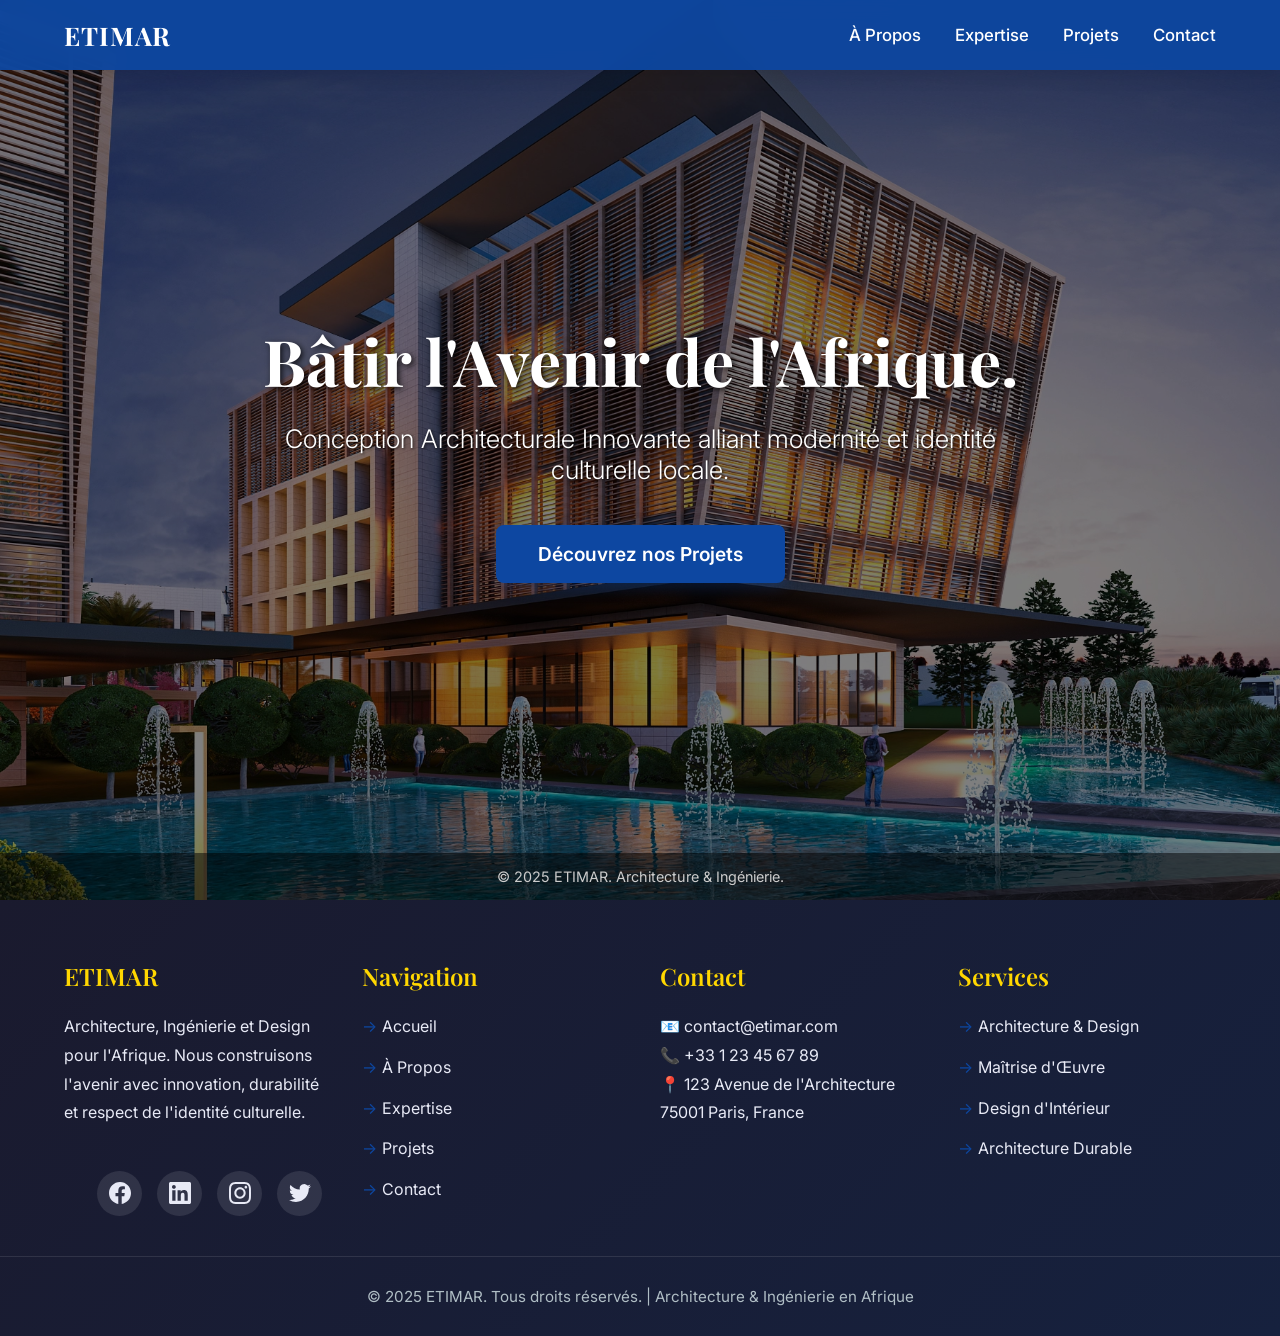
<file: index.html>
<!DOCTYPE html>
<html lang="fr">
<head>
    <meta charset="UTF-8">
    <meta name="viewport" content="width=device-width, initial-scale=1.0">
    <title>ETIMAR | Architecture, Ingénierie</title>
    <link rel="preconnect" href="https://fonts.googleapis.com">
    <link rel="preconnect" href="https://fonts.gstatic.com" crossorigin>
    <link href="https://fonts.googleapis.com/css2?family=Inter:wght@300;400;500;600;700;800&family=Playfair+Display:wght@400;600;700&display=swap" rel="stylesheet">
    <style>
        /* ------------------------------------------- */
        /* BASE & GÉNÉRAL */
        /* ------------------------------------------- */
        * {
            margin: 0;
            padding: 0;
            box-sizing: border-box;
        }
		

        html {
            scroll-behavior: smooth;
        }

        body {
            font-family: 'Inter', -apple-system, BlinkMacSystemFont, 'Segoe UI', sans-serif;
            margin: 0;
            padding: 0;
            color: #1a1a2e;
        }

        h1, h2, h3 {
            font-family: 'Playfair Display', serif;
        }

        /* ------------------------------------------- */
        /* NAVIGATION BARRE */
        /* ------------------------------------------- */
        .navbar {
            position: fixed;
            top: 0;
            left: 0;
            width: 100%;
            background: rgba(13, 71, 161, 0.95);
            backdrop-filter: blur(10px);
            padding: 18px 0;
            z-index: 1000;
            transition: all 0.3s ease;
            box-shadow: 0 2px 20px rgba(0, 0, 0, 0.1);
        }

        .navbar.scrolled {
            background: rgba(13, 71, 161, 0.98);
            padding: 12px 0;
            box-shadow: 0 4px 30px rgba(0, 0, 0, 0.15);
        }

        .navbar-container {
            width: 90%;
            max-width: 1200px;
            margin: 0 auto;
            display: flex;
            justify-content: space-between;
            align-items: center;
        }

        .logo {
            font-size: 1.6em;
            font-weight: 700;
            color: white;
            text-decoration: none;
            font-family: 'Playfair Display', serif;
            letter-spacing: 1px;
            transition: transform 0.3s ease;
        }

        .logo:hover {
            transform: scale(1.05);
        }

        .nav-links a {
            color: white;
            text-decoration: none;
            margin-left: 30px;
            font-size: 1.05em;
            font-weight: 500;
            transition: all 0.3s ease;
            position: relative;
            padding: 5px 0;
        }

        .nav-links a::after {
            content: '';
            position: absolute;
            bottom: 0;
            left: 0;
            width: 0;
            height: 2px;
            background-color: #ffd700;
            transition: width 0.3s ease;
        }

        .nav-links a:hover {
            color: #ffd700;
        }

        .nav-links a:hover::after {
            width: 100%;
        }

        /* ------------------------------------------- */
        /* MENU BURGER (Mobile/Tablette) */
        /* ------------------------------------------- */
        .burger-menu {
            display: none; /* Caché par défaut */
            cursor: pointer;
            padding: 5px;
        }

        .bar {
            width: 25px;
            height: 3px;
            background-color: white;
            margin: 5px 0;
            transition: 0.4s;
        }
        
        /* Styles pour l'état ouvert du burger (Rotation des barres) */
        .burger-menu.open .bar:nth-child(1) {
            transform: translateY(8px) rotate(45deg);
        }

        .burger-menu.open .bar:nth-child(2) {
            opacity: 0;
        }

        .burger-menu.open .bar:nth-child(3) {
            transform: translateY(-8px) rotate(-45deg);
        }

        /* ------------------------------------------- */
        /* SLIDER PLEIN ÉCRAN (HERO) */
        /* ------------------------------------------- */
        .fullscreen-slider {
            position: relative;
            width: 100%;
            height: 100vh;
            overflow: hidden;
        }
        
        .slide {
            position: absolute;
            top: 0;
            left: 0;
            width: 100%;
            height: 100%;
            background-size: cover;
            background-position: center;
            opacity: 0;
            transition: opacity 1.5s ease-in-out;
            display: flex;
            align-items: center;
            justify-content: center;
        }

        .slide.active {
            opacity: 1;
        }
        
        .slide::before {
            content: '';
            position: absolute;
            top: 0;
            left: 0;
            right: 0;
            bottom: 0;
            background: rgba(0, 0, 0, 0.5); /* Overlay sombre pour lisibilité */
        }
        
        /* Contenu principal sur le slider */
        .hero-content {
            z-index: 10;
            color: white;
            text-align: center;
            max-width: 800px;
            padding: 20px;
        }

        .hero-content h1 {
            font-size: 4em;
            margin-bottom: 20px;
            text-shadow: 2px 2px 6px rgba(0, 0, 0, 0.8);
        }

        .hero-content p {
            font-size: 1.6em;
            margin-bottom: 40px;
            font-weight: 300;
            text-shadow: 1px 1px 3px rgba(0, 0, 0, 0.7);
        }

        .btn {
            display: inline-block;
            padding: 15px 40px;
            background-color: #0d47a1;
            color: white;
            text-decoration: none;
            border-radius: 8px;
            font-weight: 600;
            font-size: 1.2em;
            transition: all 0.3s ease;
            border: 2px solid #0d47a1;
            box-shadow: 0 4px 15px rgba(13, 71, 161, 0.3);
        }

        .btn:hover {
            background-color: #1565c0;
            transform: translateY(-2px) scale(1.05);
            box-shadow: 0 6px 20px rgba(13, 71, 161, 0.4);
        }
        
        /* FOOTER DANS LE SLIDER (Ancien) */
        .slider-footer {
            position: absolute;
            bottom: 0;
            left: 0;
            width: 100%;
            text-align: center;
            padding: 15px;
            background: rgba(0, 0, 0, 0.5);
            color: #ccc;
            z-index: 10;
            font-size: 0.9em;
        }

        /* FOOTER PRINCIPAL */
        footer {
            background: linear-gradient(135deg, #1a1a2e 0%, #16213e 100%);
            color: #ffffff;
            padding: 60px 0 30px;
            position: relative;
            z-index: 100;
        }

        .footer-container {
            width: 90%;
            max-width: 1200px;
            margin: 0 auto;
            display: grid;
            grid-template-columns: repeat(auto-fit, minmax(250px, 1fr));
            gap: 40px;
            margin-bottom: 40px;
        }

        .footer-section h3 {
            font-family: 'Playfair Display', serif;
            font-size: 1.5em;
            margin-bottom: 20px;
            color: #ffd700;
            font-weight: 600;
        }

        .footer-section p,
        .footer-section a {
            color: #e8eaf6;
            text-decoration: none;
            line-height: 1.8;
            transition: color 0.3s ease;
        }

        .footer-section a:hover {
            color: #ffd700;
        }

        .footer-links {
            list-style: none;
            padding: 0;
        }

        .footer-links li {
            margin-bottom: 12px;
        }

        .footer-links a {
            display: inline-block;
            position: relative;
            padding-left: 20px;
        }

        .footer-links a::before {
            content: '→';
            position: absolute;
            left: 0;
            color: #0d47a1;
            transition: transform 0.3s ease;
        }

        .footer-links a:hover::before {
            transform: translateX(5px);
            color: #ffd700;
        }

        .footer-section:first-child {
            display: flex;
            flex-direction: column;
            justify-content: space-between;
        }

        .footer-social {
            display: flex;
            gap: 15px;
            margin-top: auto;
            align-self: flex-end;
        }

        .footer-social a {
            width: 45px;
            height: 45px;
            background: rgba(255, 255, 255, 0.1);
            border-radius: 50%;
            display: flex;
            align-items: center;
            justify-content: center;
            transition: all 0.3s ease;
            position: relative;
        }

        .footer-social a svg {
            width: 22px;
            height: 22px;
            fill: #e8eaf6;
            transition: fill 0.3s ease;
        }

        .footer-social a:hover {
            background: #0d47a1;
            transform: translateY(-3px);
            box-shadow: 0 4px 15px rgba(13, 71, 161, 0.4);
        }

        .footer-social a:hover svg {
            fill: #ffffff;
        }

        .footer-bottom {
            border-top: 1px solid rgba(255, 255, 255, 0.1);
            padding-top: 30px;
            text-align: center;
            color: #b0bec5;
            font-size: 0.95em;
        }

        .footer-bottom p {
            margin: 0;
        }

        /* ------------------------------------------- */
        /* MEDIA QUERIES (Responsive Design) */
        /* ------------------------------------------- */

        /* Écrans de Tablette et Mobile (Max 992px) */
        @media (max-width: 992px) {
            
            /* Afficher le menu burger et masquer les liens normaux */
            .burger-menu {
                display: block;
            }
            
            .nav-links {
                /* Menu caché par défaut */
                display: none;
                flex-direction: column;
                position: absolute;
                top: 70px;
                right: 0;
                width: 100%;
                background: rgba(13, 71, 161, 0.98);
                backdrop-filter: blur(10px);
                text-align: center;
                padding: 20px 0;
                box-shadow: 0 4px 20px rgba(0, 0, 0, 0.2);
            }

            /* Afficher le menu lorsque la classe 'open' est ajoutée par JS */
            .nav-links.open {
                display: flex;
            }

            .nav-links a {
                margin: 12px 0;
                padding: 12px 0;
                border-bottom: 1px solid rgba(255, 255, 255, 0.1);
            }
            
            /* Contenu principal */
            .hero-content h1 {
                font-size: 3em;
            }
            
            .hero-content p {
                font-size: 1.4em;
            }
        }
        
        /* Écrans Mobiles (Max 576px) */
        @media (max-width: 576px) {
            .hero-content h1 {
                font-size: 2.2em;
            }
            .hero-content p {
                font-size: 1.1em;
            }
            .btn {
                padding: 10px 20px;
                font-size: 1em;
            }
            .logo {
                font-size: 1.3em;
            }
            footer {
                padding: 40px 0 20px;
            }
            .footer-container {
                grid-template-columns: 1fr;
                gap: 30px;
            }
            .footer-social {
                align-self: flex-start;
                margin-top: 20px;
            }
            .navbar-container {
                width: 95%;
            }
        }

        @media (max-width: 480px) {
            .hero-content h1 {
                font-size: 1.8em;
            }
            .hero-content p {
                font-size: 1em;
            }
            .btn {
                padding: 12px 25px;
                font-size: 0.95em;
            }
        }

        /* Très grands écrans */
        @media (min-width: 1400px) {
            .navbar-container {
                max-width: 1300px;
            }
            .hero-content {
                max-width: 900px;
            }
            .hero-content h1 {
                font-size: 4.5em;
            }
        }

        /* Tablettes en mode paysage */
        @media (min-width: 768px) and (max-width: 992px) and (orientation: landscape) {
            .hero-content h1 {
                font-size: 3.5em;
            }
            .hero-content p {
                font-size: 1.5em;
            }
        }

        /* Optimisation pour les écrans tactiles */
        @media (hover: none) and (pointer: coarse) {
            .nav-links a,
            .btn {
                min-height: 44px;
                min-width: 44px;
            }
        }
    </style>
</head>
<body>

    <nav class="navbar">
        <div class="navbar-container">
            <a href="index.html" class="logo">ETIMAR</a>
            
            <div class="burger-menu" id="burger">
                <div class="bar"></div>
                <div class="bar"></div>
                <div class="bar"></div>
            </div>
            
            <div class="nav-links" id="navLinks">
		<a href="apropos.html">À Propos</a>
                <a href="expertise.html">Expertise</a>
		<a href="projets.html">Projets</a>
                
                <a href="contact.html">Contact</a>
            </div>
        </div>
    </nav>

    <div class="fullscreen-slider">
        
        <div class="slide active" style="background-image: url('RENDER-_9_.webp');">
            <div class="hero-content">
                <h1>Bâtir l'Avenir de l'Afrique.</h1>
                <p>Conception Architecturale Innovante alliant modernité et identité culturelle locale.</p>
                <a href="expertise.html" class="btn">Découvrez nos Projets</a>
            </div>
        </div>

        <div class="slide" style="background-image: url('RENDER-_1_.webp');">
            <div class="hero-content">
                <h1>L'Excellence au Service du Durable.</h1>
                <p>Solutions Bioclimatiques pour des bâtiments à faible coût énergétique et à impact social positif.</p>
                <a href="expertise.html" class="btn">Nos Solutions Durables</a>
            </div>
        </div>

        <div class="slide" style="background-image: url('RENDER-_6_.webp');">
            <div class="hero-content">
                <h1>Maîtrise d'Œuvre Intégrale.</h1>
                <p>Supervision rigoureuse de chantier, gestion technique et coordination de A à Z.</p>
                <a href="apropos.html" class="btn">Rencontrez l'Équipe</a>
            </div>
        </div>

        <div class="slider-footer">
            <div class="navbar-container" style="justify-content: center;">
                &copy; 2025 ETIMAR. Architecture & Ingénierie.
            </div>
        </div>
        
    </div>

    <footer>
        <div class="footer-container">
            <div class="footer-section">
                <h3>ETIMAR</h3>
                <p>Architecture, Ingénierie et Design pour l'Afrique. Nous construisons l'avenir avec innovation, durabilité et respect de l'identité culturelle.</p>
                <div class="footer-social">
                    <a href="#" title="Facebook" target="_blank" rel="noopener noreferrer">
                        <svg xmlns="http://www.w3.org/2000/svg" viewBox="0 0 24 24">
                            <path d="M24 12.073c0-6.627-5.373-12-12-12s-12 5.373-12 12c0 5.99 4.388 10.954 10.125 11.854v-8.385H7.078v-3.47h3.047V9.43c0-3.007 1.792-4.669 4.533-4.669 1.312 0 2.686.235 2.686.235v2.953H15.83c-1.491 0-1.956.925-1.956 1.874v2.25h3.328l-.532 3.47h-2.796v8.385C19.612 23.027 24 18.062 24 12.073z"/>
                        </svg>
                    </a>
                    <a href="#" title="LinkedIn" target="_blank" rel="noopener noreferrer">
                        <svg xmlns="http://www.w3.org/2000/svg" viewBox="0 0 24 24">
                            <path d="M20.447 20.452h-3.554v-5.569c0-1.328-.027-3.037-1.852-3.037-1.853 0-2.136 1.445-2.136 2.939v5.667H9.351V9h3.414v1.561h.046c.477-.9 1.637-1.85 3.37-1.85 3.601 0 4.267 2.37 4.267 5.455v6.286zM5.337 7.433c-1.144 0-2.063-.926-2.063-2.065 0-1.138.92-2.063 2.063-2.063 1.14 0 2.064.925 2.064 2.063 0 1.139-.925 2.065-2.064 2.065zm1.782 13.019H3.555V9h3.564v11.452zM22.225 0H1.771C.792 0 0 .774 0 1.729v20.542C0 23.227.792 24 1.771 24h20.451C23.2 24 24 23.227 24 22.271V1.729C24 .774 23.2 0 22.222 0h.003z"/>
                        </svg>
                    </a>
                    <a href="#" title="Instagram" target="_blank" rel="noopener noreferrer">
                        <svg xmlns="http://www.w3.org/2000/svg" viewBox="0 0 24 24">
                            <path d="M12 2.163c3.204 0 3.584.012 4.85.07 3.252.148 4.771 1.691 4.919 4.919.058 1.265.069 1.645.069 4.849 0 3.205-.012 3.584-.069 4.849-.149 3.225-1.664 4.771-4.919 4.919-1.266.058-1.644.07-4.85.07-3.204 0-3.584-.012-4.849-.07-3.26-.149-4.771-1.699-4.919-4.92-.058-1.265-.07-1.644-.07-4.849 0-3.204.013-3.583.07-4.849.149-3.227 1.664-4.771 4.919-4.919 1.266-.057 1.645-.069 4.849-.069zm0-2.163c-3.259 0-3.667.014-4.947.072-4.358.2-6.78 2.618-6.98 6.98-.059 1.281-.073 1.689-.073 4.948 0 3.259.014 3.668.072 4.948.2 4.358 2.618 6.78 6.98 6.98 1.281.058 1.689.072 4.948.072 3.259 0 3.668-.014 4.948-.072 4.354-.2 6.782-2.618 6.979-6.98.059-1.28.073-1.689.073-4.948 0-3.259-.014-3.667-.072-4.947-.196-4.354-2.617-6.78-6.979-6.98-1.281-.059-1.69-.073-4.949-.073zm0 5.838c-3.403 0-6.162 2.759-6.162 6.162s2.759 6.163 6.162 6.163 6.162-2.759 6.162-6.163c0-3.403-2.759-6.162-6.162-6.162zm0 10.162c-2.209 0-4-1.79-4-4 0-2.209 1.791-4 4-4s4 1.791 4 4c0 2.21-1.791 4-4 4zm6.406-11.845c-.796 0-1.441.645-1.441 1.44s.645 1.44 1.441 1.44c.795 0 1.439-.645 1.439-1.44s-.644-1.44-1.439-1.44z"/>
                        </svg>
                    </a>
                    <a href="#" title="Twitter" target="_blank" rel="noopener noreferrer">
                        <svg xmlns="http://www.w3.org/2000/svg" viewBox="0 0 24 24">
                            <path d="M23.953 4.57a10 10 0 01-2.825.775 4.958 4.958 0 002.163-2.723c-.951.555-2.005.959-3.127 1.184a4.92 4.92 0 00-8.384 4.482C7.69 8.095 4.067 6.13 1.64 3.162a4.822 4.822 0 00-.666 2.475c0 1.71.87 3.213 2.188 4.096a4.904 4.904 0 01-2.228-.616v.06a4.923 4.923 0 003.946 4.827 4.996 4.996 0 01-2.212.085 4.936 4.936 0 004.604 3.417 9.867 9.867 0 01-6.102 2.105c-.39 0-.779-.023-1.17-.067a13.995 13.995 0 007.557 2.209c9.053 0 13.998-7.496 13.998-13.985 0-.21 0-.42-.015-.63A9.935 9.935 0 0024 4.59z"/>
                        </svg>
                    </a>
                </div>
            </div>

            <div class="footer-section">
                <h3>Navigation</h3>
                <ul class="footer-links">
                    <li><a href="indexdave.html">Accueil</a></li>
                    <li><a href="apropos.html">À Propos</a></li>
                    <li><a href="expertise.html">Expertise</a></li>
                    <li><a href="projets.html">Projets</a></li>
                    <li><a href="contact.html">Contact</a></li>
                </ul>
            </div>

            <div class="footer-section">
                <h3>Contact</h3>
                <p>📧 contact@etimar.com</p>
                <p>📞 +33 1 23 45 67 89</p>
                <p>📍 123 Avenue de l'Architecture<br>75001 Paris, France</p>
            </div>

            <div class="footer-section">
                <h3>Services</h3>
                <ul class="footer-links">
                    <li><a href="expertise.html">Architecture & Design</a></li>
                    <li><a href="expertise.html">Maîtrise d'Œuvre</a></li>
                    <li><a href="expertise.html">Design d'Intérieur</a></li>
                    <li><a href="expertise.html">Architecture Durable</a></li>
                </ul>
            </div>
        </div>

        <div class="footer-bottom">
            <p>&copy; 2025 ETIMAR. Tous droits réservés. | Architecture & Ingénierie en Afrique</p>
        </div>
    </footer>

    <script>
        // --- GESTION DU SLIDER AUTOMATIQUE ---
        let slideIndex = 0;
        const slides = document.querySelectorAll('.slide');
        const totalSlides = slides.length;

        function showSlides() {
            slides.forEach(slide => slide.classList.remove('active'));
            
            slideIndex++;
            if (slideIndex > totalSlides) {
                slideIndex = 1; 
            }
            
            slides[slideIndex - 1].classList.add('active');
            
            // Changer l'image toutes les 6 secondes (6000ms)
            setTimeout(showSlides, 6000); 
        }

        showSlides();
        
        // --- GESTION DU MENU BURGER ---
        const burger = document.getElementById('burger');
        const navLinks = document.getElementById('navLinks');
        const navbar = document.querySelector('.navbar');

        burger.addEventListener('click', () => {
            // Basculer la classe 'open' sur le burger pour l'animation
            burger.classList.toggle('open');
            // Basculer la classe 'open' sur les liens pour les afficher/masquer
            navLinks.classList.toggle('open');
        });
        
        // Fermer le menu après un clic sur un lien (sur mobile)
        navLinks.querySelectorAll('a').forEach(link => {
            link.addEventListener('click', () => {
                if (window.innerWidth <= 992) {
                    burger.classList.remove('open');
                    navLinks.classList.remove('open');
                }
            });
        });

        // --- EFFET DE SCROLL SUR LA NAVBAR ---
        window.addEventListener('scroll', () => {
            if (window.scrollY > 50) {
                navbar.classList.add('scrolled');
            } else {
                navbar.classList.remove('scrolled');
            }
        });

    </script>

</body>

</html>
</file>
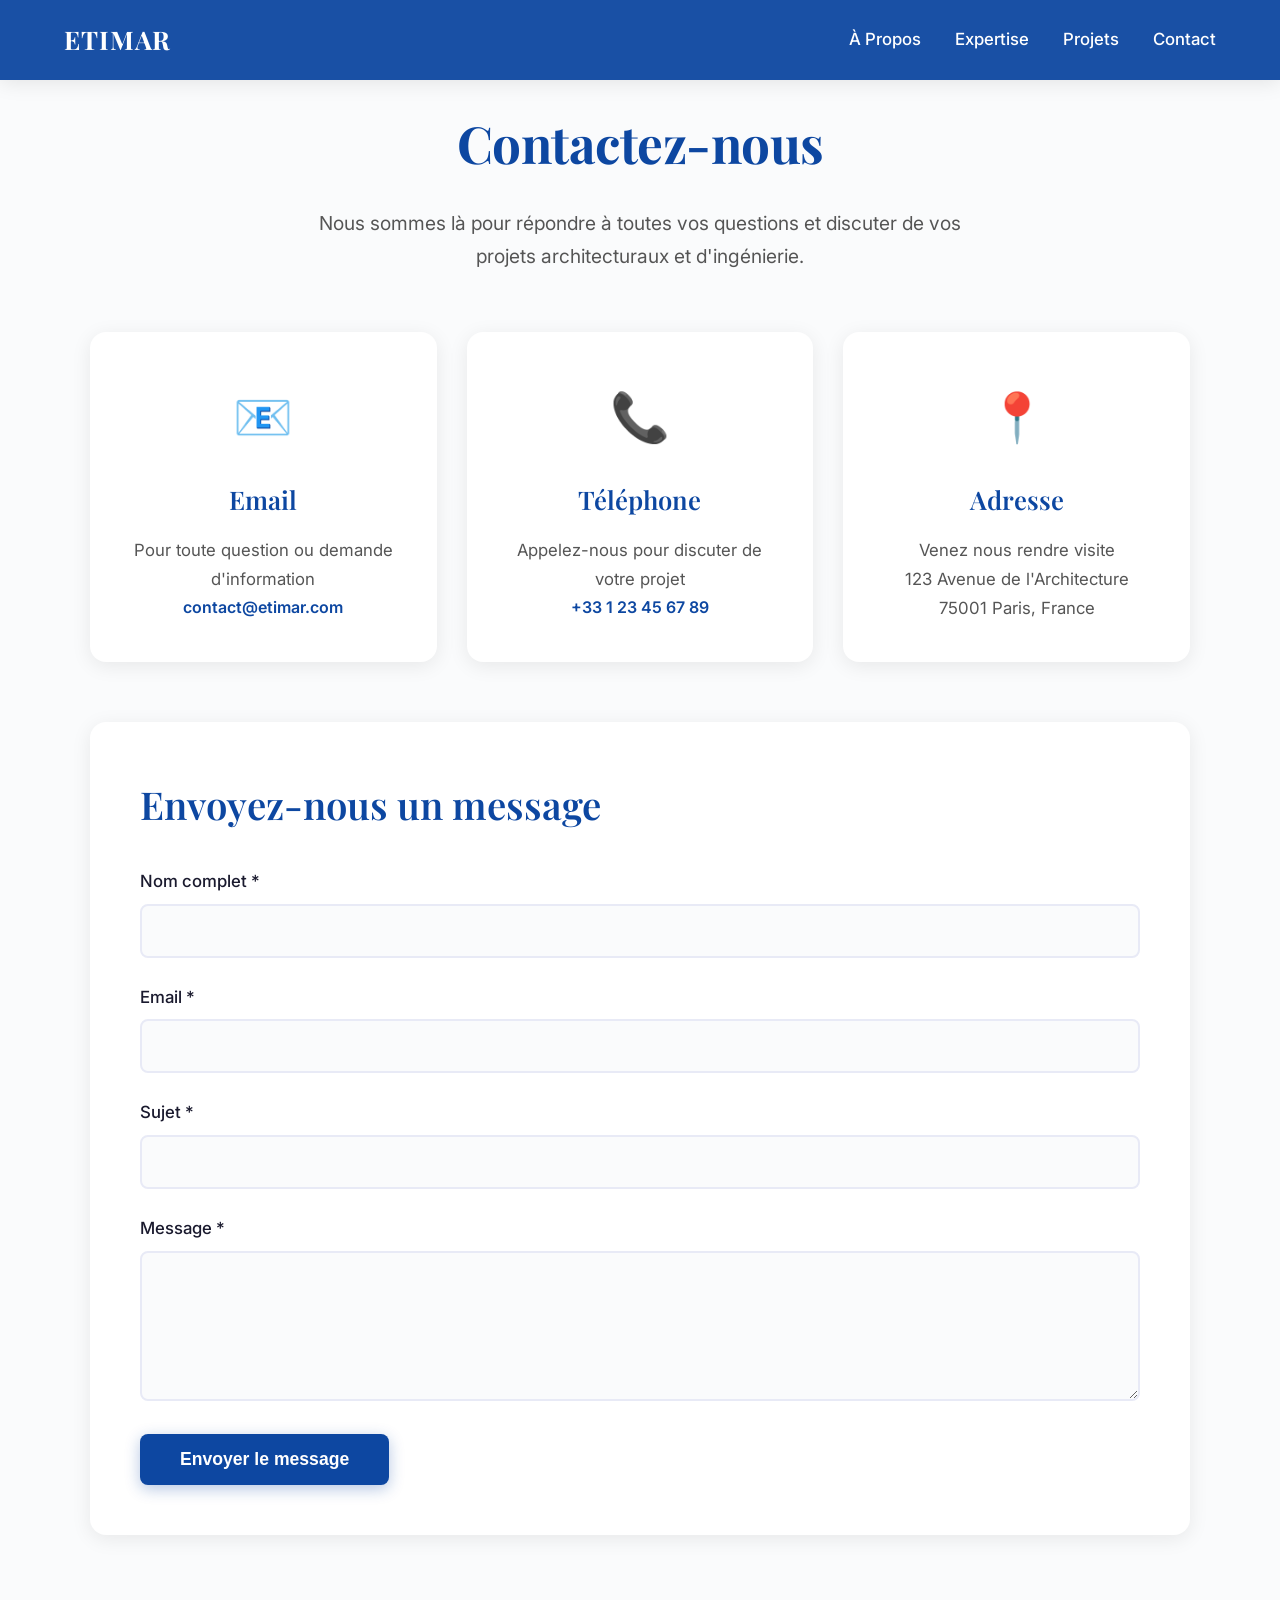
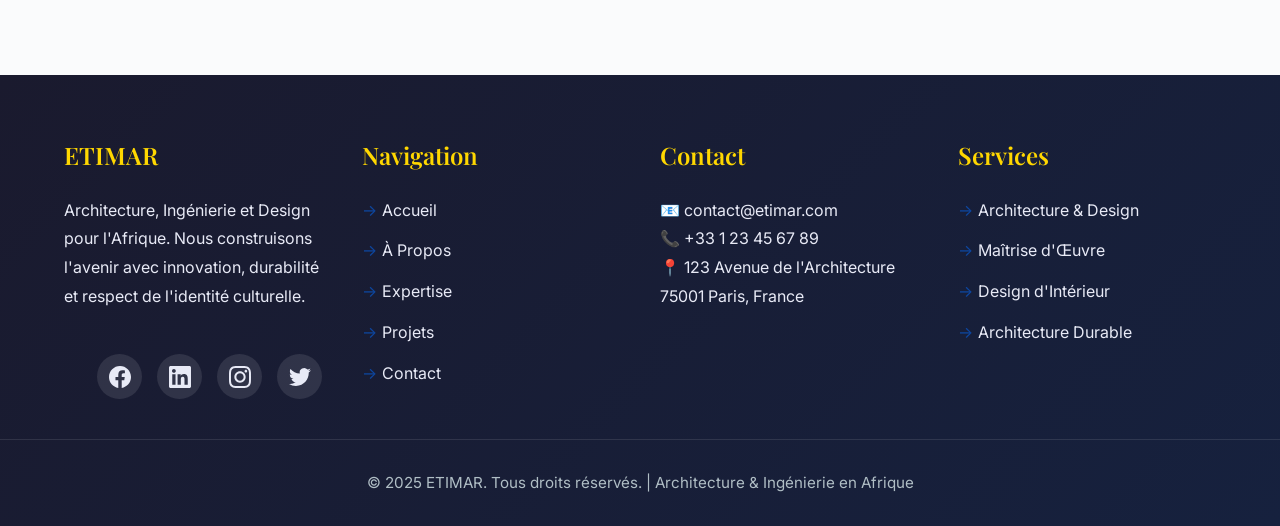
<file: contact.html>
<!DOCTYPE html>
<html lang="fr">
<head>
    <meta charset="UTF-8">
    <meta name="viewport" content="width=device-width, initial-scale=1.0">
    <title>ETIMAR | Contact</title>
    <link rel="preconnect" href="https://fonts.googleapis.com">
    <link rel="preconnect" href="https://fonts.gstatic.com" crossorigin>
    <link href="https://fonts.googleapis.com/css2?family=Inter:wght@300;400;500;600;700;800&family=Playfair+Display:wght@400;600;700&display=swap" rel="stylesheet">
    <style>
        /* ------------------------------------------- */
        /* BASE & TYPOGRAPHIE */
        /* ------------------------------------------- */
        * {
            margin: 0;
            padding: 0;
            box-sizing: border-box;
        }

        html {
            scroll-behavior: smooth;
        }

        body {
            font-family: 'Inter', -apple-system, BlinkMacSystemFont, 'Segoe UI', sans-serif;
            margin: 0;
            padding: 0;
            background-color: #fafbfc;
            color: #1a1a2e;
            line-height: 1.7;
            overflow-x: hidden;
        }

        h1, h2, h3, h4 {
            font-family: 'Playfair Display', serif;
        }

        .container {
            width: 90%;
            max-width: 1100px;
            margin: 0 auto;
            padding: 100px 0 60px;
        }

        /* ------------------------------------------- */
        /* NAVIGATION BARRE */
        /* ------------------------------------------- */
        .navbar {
            position: fixed;
            top: 0;
            left: 0;
            width: 100%;
            background: rgba(13, 71, 161, 0.95);
            backdrop-filter: blur(10px);
            padding: 18px 0;
            z-index: 1000;
            transition: all 0.3s ease;
            box-shadow: 0 2px 20px rgba(0, 0, 0, 0.1);
        }

        .navbar.scrolled {
            background: rgba(13, 71, 161, 0.98);
            padding: 12px 0;
            box-shadow: 0 4px 30px rgba(0, 0, 0, 0.15);
        }

        .navbar-container {
            width: 90%;
            max-width: 1200px;
            margin: 0 auto;
            display: flex;
            justify-content: space-between;
            align-items: center;
        }

        .logo {
            font-size: 1.6em;
            font-weight: 700;
            color: white;
            text-decoration: none;
            font-family: 'Playfair Display', serif;
            letter-spacing: 1px;
            transition: transform 0.3s ease;
        }

        .logo:hover {
            transform: scale(1.05);
        }

        .nav-links a {
            color: white;
            text-decoration: none;
            margin-left: 30px;
            font-size: 1.05em;
            font-weight: 500;
            transition: all 0.3s ease;
            position: relative;
            padding: 5px 0;
        }

        .nav-links a::after {
            content: '';
            position: absolute;
            bottom: 0;
            left: 0;
            width: 0;
            height: 2px;
            background-color: #ffd700;
            transition: width 0.3s ease;
        }

        .nav-links a:hover {
            color: #ffd700;
        }

        .nav-links a:hover::after {
            width: 100%;
        }

        /* ------------------------------------------- */
        /* MENU BURGER (Mobile/Tablette) */
        /* ------------------------------------------- */
        .burger-menu {
            display: none;
            cursor: pointer;
            padding: 5px;
        }

        .bar {
            width: 25px;
            height: 3px;
            background-color: white;
            margin: 5px 0;
            transition: 0.4s;
        }
        
        .burger-menu.open .bar:nth-child(1) {
            transform: translateY(8px) rotate(45deg);
        }

        .burger-menu.open .bar:nth-child(2) {
            opacity: 0;
        }

        .burger-menu.open .bar:nth-child(3) {
            transform: translateY(-8px) rotate(-45deg);
        }

        /* ------------------------------------------- */
        /* SECTION CONTACT */
        /* ------------------------------------------- */
        .contact-header {
            text-align: center;
            margin-bottom: 60px;
        }

        .contact-header h1 {
            font-size: 3.2em;
            color: #0d47a1;
            margin-bottom: 20px;
            font-weight: 700;
            letter-spacing: -0.5px;
        }

        .contact-header p {
            font-size: 1.2em;
            color: #555;
            max-width: 700px;
            margin: 0 auto;
        }

        .contact-grid {
            display: grid;
            grid-template-columns: repeat(auto-fit, minmax(300px, 1fr));
            gap: 30px;
            margin-bottom: 60px;
        }

        .contact-card {
            background-color: #ffffff;
            border-radius: 16px;
            padding: 40px;
            box-shadow: 0 4px 20px rgba(0, 0, 0, 0.08);
            text-align: center;
            transition: all 0.4s cubic-bezier(0.175, 0.885, 0.32, 1.275);
            border-top: 4px solid transparent;
        }

        .contact-card:hover {
            transform: translateY(-10px) scale(1.02);
            box-shadow: 0 12px 40px rgba(13, 71, 161, 0.2);
            border-top-color: #0d47a1;
        }

        .contact-card-icon {
            font-size: 3em;
            margin-bottom: 20px;
            display: block;
        }

        .contact-card h3 {
            color: #0d47a1;
            font-size: 1.6em;
            margin-bottom: 15px;
            font-weight: 600;
        }

        .contact-card p {
            color: #555;
            font-size: 1.05em;
            line-height: 1.7;
        }

        .contact-card a {
            color: #0d47a1;
            text-decoration: none;
            font-weight: 600;
            transition: color 0.3s ease;
        }

        .contact-card a:hover {
            color: #1565c0;
        }

        /* Formulaire de contact */
        .contact-form-section {
            background-color: #ffffff;
            border-radius: 16px;
            padding: 50px;
            box-shadow: 0 4px 20px rgba(0, 0, 0, 0.08);
            margin-top: 40px;
        }

        .contact-form-section h2 {
            color: #0d47a1;
            font-size: 2.4em;
            margin-bottom: 30px;
            font-weight: 600;
        }

        .form-group {
            margin-bottom: 25px;
        }

        .form-group label {
            display: block;
            margin-bottom: 8px;
            color: #1a1a2e;
            font-weight: 500;
            font-size: 1.05em;
        }

        .form-group input,
        .form-group textarea {
            width: 100%;
            padding: 15px;
            border: 2px solid #e8eaf6;
            border-radius: 8px;
            font-size: 1em;
            font-family: 'Inter', sans-serif;
            transition: all 0.3s ease;
            background-color: #fafbfc;
        }

        .form-group input:focus,
        .form-group textarea:focus {
            outline: none;
            border-color: #0d47a1;
            background-color: #ffffff;
            box-shadow: 0 0 0 3px rgba(13, 71, 161, 0.1);
        }

        .form-group textarea {
            resize: vertical;
            min-height: 150px;
        }

        .btn-submit {
            background-color: #0d47a1;
            color: white;
            padding: 15px 40px;
            border: none;
            border-radius: 8px;
            font-size: 1.1em;
            font-weight: 600;
            cursor: pointer;
            transition: all 0.3s ease;
            box-shadow: 0 4px 15px rgba(13, 71, 161, 0.3);
        }

        .btn-submit:hover {
            background-color: #1565c0;
            transform: translateY(-2px);
            box-shadow: 0 6px 20px rgba(13, 71, 161, 0.4);
        }

        /* ------------------------------------------- */
        /* ANIMATIONS AU SCROLL */
        /* ------------------------------------------- */
        .fade-in {
            opacity: 0;
            transform: translateY(30px);
            transition: opacity 0.8s ease-out, transform 0.8s ease-out;
        }

        .fade-in.visible {
            opacity: 1;
            transform: translateY(0);
        }

        .scale-in {
            opacity: 0;
            transform: scale(0.9);
            transition: opacity 0.6s ease-out, transform 0.6s ease-out;
        }

        .scale-in.visible {
            opacity: 1;
            transform: scale(1);
        }

        /* ------------------------------------------- */
        /* FOOTER */
        /* ------------------------------------------- */
        footer {
            background: linear-gradient(135deg, #1a1a2e 0%, #16213e 100%);
            color: #ffffff;
            padding: 60px 0 30px;
            margin-top: 80px;
        }

        .footer-container {
            width: 90%;
            max-width: 1200px;
            margin: 0 auto;
            display: grid;
            grid-template-columns: repeat(auto-fit, minmax(250px, 1fr));
            gap: 40px;
            margin-bottom: 40px;
        }

        .footer-section h3 {
            font-family: 'Playfair Display', serif;
            font-size: 1.5em;
            margin-bottom: 20px;
            color: #ffd700;
            font-weight: 600;
        }

        .footer-section p,
        .footer-section a {
            color: #e8eaf6;
            text-decoration: none;
            line-height: 1.8;
            transition: color 0.3s ease;
        }

        .footer-section a:hover {
            color: #ffd700;
        }

        .footer-links {
            list-style: none;
            padding: 0;
        }

        .footer-links li {
            margin-bottom: 12px;
        }

        .footer-links a {
            display: inline-block;
            position: relative;
            padding-left: 20px;
        }

        .footer-links a::before {
            content: '→';
            position: absolute;
            left: 0;
            color: #0d47a1;
            transition: transform 0.3s ease;
        }

        .footer-links a:hover::before {
            transform: translateX(5px);
            color: #ffd700;
        }

        .footer-section:first-child {
            display: flex;
            flex-direction: column;
            justify-content: space-between;
        }

        .footer-social {
            display: flex;
            gap: 15px;
            margin-top: auto;
            align-self: flex-end;
        }

        .footer-social a {
            width: 45px;
            height: 45px;
            background: rgba(255, 255, 255, 0.1);
            border-radius: 50%;
            display: flex;
            align-items: center;
            justify-content: center;
            transition: all 0.3s ease;
            position: relative;
        }

        .footer-social a svg {
            width: 22px;
            height: 22px;
            fill: #e8eaf6;
            transition: fill 0.3s ease;
        }

        .footer-social a:hover {
            background: #0d47a1;
            transform: translateY(-3px);
            box-shadow: 0 4px 15px rgba(13, 71, 161, 0.4);
        }

        .footer-social a:hover svg {
            fill: #ffffff;
        }

        .footer-bottom {
            border-top: 1px solid rgba(255, 255, 255, 0.1);
            padding-top: 30px;
            text-align: center;
            color: #b0bec5;
            font-size: 0.95em;
        }

        .footer-bottom p {
            margin: 0;
        }

        /* ------------------------------------------- */
        /* RESPONSIVE DESIGN */
        /* ------------------------------------------- */
        @media (max-width: 992px) {
            .nav-links {
                display: none;
                flex-direction: column;
                position: absolute;
                top: 70px;
                right: 0;
                width: 100%;
                background: rgba(13, 71, 161, 0.98);
                backdrop-filter: blur(10px);
                text-align: center;
                padding: 20px 0;
                box-shadow: 0 4px 20px rgba(0, 0, 0, 0.2);
            }

            .nav-links.open {
                display: flex;
            }

            .nav-links a {
                margin: 12px 0;
                padding: 12px 0;
                border-bottom: 1px solid rgba(255, 255, 255, 0.1);
            }

            .burger-menu {
                display: block;
            }

            .contact-form-section {
                padding: 30px;
            }
        }

        @media (max-width: 768px) {
            .contact-header h1 {
                font-size: 2.2em;
            }

            .contact-grid {
                grid-template-columns: 1fr;
                gap: 20px;
            }

            .contact-card {
                padding: 30px;
            }
            footer {
                padding: 40px 0 20px;
                margin-top: 50px;
            }
            .footer-container {
                grid-template-columns: 1fr;
                gap: 30px;
            }
            .footer-social {
                align-self: flex-start;
                margin-top: 20px;
            }
        }

        @media (max-width: 480px) {
            .contact-header h1 {
                font-size: 1.8em;
            }
            .contact-header p {
                font-size: 1em;
            }
            .contact-form-section {
                padding: 20px;
            }
            .contact-form-section h2 {
                font-size: 1.8em;
            }
            .form-group input,
            .form-group textarea {
                padding: 12px;
            }
            .btn-submit {
                width: 100%;
                padding: 15px;
            }
            .container {
                width: 95%;
            }
            .navbar-container {
                width: 95%;
            }
        }

        /* Très grands écrans */
        @media (min-width: 1400px) {
            .container {
                max-width: 1300px;
            }
            .navbar-container {
                max-width: 1300px;
            }
        }

        /* Optimisation pour les écrans tactiles */
        @media (hover: none) and (pointer: coarse) {
            .nav-links a,
            .btn-submit,
            .form-group input,
            .form-group textarea {
                min-height: 44px;
            }
        }
    </style>
</head>
<body>

    <nav class="navbar">
        <div class="navbar-container">
            <a href="index.html" class="logo">ETIMAR</a>
            
            <div class="burger-menu" id="burger">
                <div class="bar"></div>
                <div class="bar"></div>
                <div class="bar"></div>
            </div>
            
            <div class="nav-links" id="navLinks">
                <a href="apropos.html">À Propos</a>
                <a href="expertise.html">Expertise</a>
                <a href="projets.html">Projets</a>
                <a href="contact.html">Contact</a>
            </div>
        </div>
    </nav>

    <div class="container">
        <div class="contact-header fade-in">
            <h1>Contactez-nous</h1>
            <p>Nous sommes là pour répondre à toutes vos questions et discuter de vos projets architecturaux et d'ingénierie.</p>
        </div>

        <div class="contact-grid">
            <div class="contact-card scale-in">
                <span class="contact-card-icon">📧</span>
                <h3>Email</h3>
                <p>Pour toute question ou demande d'information</p>
                <a href="mailto:contact@etimar.com">contact@etimar.com</a>
            </div>

            <div class="contact-card scale-in">
                <span class="contact-card-icon">📞</span>
                <h3>Téléphone</h3>
                <p>Appelez-nous pour discuter de votre projet</p>
                <a href="tel:+33123456789">+33 1 23 45 67 89</a>
            </div>

            <div class="contact-card scale-in">
                <span class="contact-card-icon">📍</span>
                <h3>Adresse</h3>
                <p>Venez nous rendre visite</p>
                <p>123 Avenue de l'Architecture<br>75001 Paris, France</p>
            </div>
        </div>

        <div class="contact-form-section fade-in">
            <h2>Envoyez-nous un message</h2>
            <form id="contactForm">
                <div class="form-group">
                    <label for="name">Nom complet *</label>
                    <input type="text" id="name" name="name" required>
                </div>

                <div class="form-group">
                    <label for="email">Email *</label>
                    <input type="email" id="email" name="email" required>
                </div>

                <div class="form-group">
                    <label for="subject">Sujet *</label>
                    <input type="text" id="subject" name="subject" required>
                </div>

                <div class="form-group">
                    <label for="message">Message *</label>
                    <textarea id="message" name="message" required></textarea>
                </div>

                <button type="submit" class="btn-submit">Envoyer le message</button>
            </form>
        </div>
    </div>

    <footer>
        <div class="footer-container">
            <div class="footer-section">
                <h3>ETIMAR</h3>
                <p>Architecture, Ingénierie et Design pour l'Afrique. Nous construisons l'avenir avec innovation, durabilité et respect de l'identité culturelle.</p>
                <div class="footer-social">
                    <a href="#" title="Facebook" target="_blank" rel="noopener noreferrer">
                        <svg xmlns="http://www.w3.org/2000/svg" viewBox="0 0 24 24">
                            <path d="M24 12.073c0-6.627-5.373-12-12-12s-12 5.373-12 12c0 5.99 4.388 10.954 10.125 11.854v-8.385H7.078v-3.47h3.047V9.43c0-3.007 1.792-4.669 4.533-4.669 1.312 0 2.686.235 2.686.235v2.953H15.83c-1.491 0-1.956.925-1.956 1.874v2.25h3.328l-.532 3.47h-2.796v8.385C19.612 23.027 24 18.062 24 12.073z"/>
                        </svg>
                    </a>
                    <a href="#" title="LinkedIn" target="_blank" rel="noopener noreferrer">
                        <svg xmlns="http://www.w3.org/2000/svg" viewBox="0 0 24 24">
                            <path d="M20.447 20.452h-3.554v-5.569c0-1.328-.027-3.037-1.852-3.037-1.853 0-2.136 1.445-2.136 2.939v5.667H9.351V9h3.414v1.561h.046c.477-.9 1.637-1.85 3.37-1.85 3.601 0 4.267 2.37 4.267 5.455v6.286zM5.337 7.433c-1.144 0-2.063-.926-2.063-2.065 0-1.138.92-2.063 2.063-2.063 1.14 0 2.064.925 2.064 2.063 0 1.139-.925 2.065-2.064 2.065zm1.782 13.019H3.555V9h3.564v11.452zM22.225 0H1.771C.792 0 0 .774 0 1.729v20.542C0 23.227.792 24 1.771 24h20.451C23.2 24 24 23.227 24 22.271V1.729C24 .774 23.2 0 22.222 0h.003z"/>
                        </svg>
                    </a>
                    <a href="#" title="Instagram" target="_blank" rel="noopener noreferrer">
                        <svg xmlns="http://www.w3.org/2000/svg" viewBox="0 0 24 24">
                            <path d="M12 2.163c3.204 0 3.584.012 4.85.07 3.252.148 4.771 1.691 4.919 4.919.058 1.265.069 1.645.069 4.849 0 3.205-.012 3.584-.069 4.849-.149 3.225-1.664 4.771-4.919 4.919-1.266.058-1.644.07-4.85.07-3.204 0-3.584-.012-4.849-.07-3.26-.149-4.771-1.699-4.919-4.92-.058-1.265-.07-1.644-.07-4.849 0-3.204.013-3.583.07-4.849.149-3.227 1.664-4.771 4.919-4.919 1.266-.057 1.645-.069 4.849-.069zm0-2.163c-3.259 0-3.667.014-4.947.072-4.358.2-6.78 2.618-6.98 6.98-.059 1.281-.073 1.689-.073 4.948 0 3.259.014 3.668.072 4.948.2 4.358 2.618 6.78 6.98 6.98 1.281.058 1.689.072 4.948.072 3.259 0 3.668-.014 4.948-.072 4.354-.2 6.782-2.618 6.979-6.98.059-1.28.073-1.689.073-4.948 0-3.259-.014-3.667-.072-4.947-.196-4.354-2.617-6.78-6.979-6.98-1.281-.059-1.69-.073-4.949-.073zm0 5.838c-3.403 0-6.162 2.759-6.162 6.162s2.759 6.163 6.162 6.163 6.162-2.759 6.162-6.163c0-3.403-2.759-6.162-6.162-6.162zm0 10.162c-2.209 0-4-1.79-4-4 0-2.209 1.791-4 4-4s4 1.791 4 4c0 2.21-1.791 4-4 4zm6.406-11.845c-.796 0-1.441.645-1.441 1.44s.645 1.44 1.441 1.44c.795 0 1.439-.645 1.439-1.44s-.644-1.44-1.439-1.44z"/>
                        </svg>
                    </a>
                    <a href="#" title="Twitter" target="_blank" rel="noopener noreferrer">
                        <svg xmlns="http://www.w3.org/2000/svg" viewBox="0 0 24 24">
                            <path d="M23.953 4.57a10 10 0 01-2.825.775 4.958 4.958 0 002.163-2.723c-.951.555-2.005.959-3.127 1.184a4.92 4.92 0 00-8.384 4.482C7.69 8.095 4.067 6.13 1.64 3.162a4.822 4.822 0 00-.666 2.475c0 1.71.87 3.213 2.188 4.096a4.904 4.904 0 01-2.228-.616v.06a4.923 4.923 0 003.946 4.827 4.996 4.996 0 01-2.212.085 4.936 4.936 0 004.604 3.417 9.867 9.867 0 01-6.102 2.105c-.39 0-.779-.023-1.17-.067a13.995 13.995 0 007.557 2.209c9.053 0 13.998-7.496 13.998-13.985 0-.21 0-.42-.015-.63A9.935 9.935 0 0024 4.59z"/>
                        </svg>
                    </a>
                </div>
            </div>

            <div class="footer-section">
                <h3>Navigation</h3>
                <ul class="footer-links">
                    <li><a href="indexdave.html">Accueil</a></li>
                    <li><a href="apropos.html">À Propos</a></li>
                    <li><a href="expertise.html">Expertise</a></li>
                    <li><a href="projets.html">Projets</a></li>
                    <li><a href="contact.html">Contact</a></li>
                </ul>
            </div>

            <div class="footer-section">
                <h3>Contact</h3>
                <p>📧 contact@etimar.com</p>
                <p>📞 +33 1 23 45 67 89</p>
                <p>📍 123 Avenue de l'Architecture<br>75001 Paris, France</p>
            </div>

            <div class="footer-section">
                <h3>Services</h3>
                <ul class="footer-links">
                    <li><a href="expertise.html">Architecture & Design</a></li>
                    <li><a href="expertise.html">Maîtrise d'Œuvre</a></li>
                    <li><a href="expertise.html">Design d'Intérieur</a></li>
                    <li><a href="expertise.html">Architecture Durable</a></li>
                </ul>
            </div>
        </div>

        <div class="footer-bottom">
            <p>&copy; 2025 ETIMAR. Tous droits réservés. | Architecture & Ingénierie en Afrique</p>
        </div>
    </footer>

<script>
    // --- GESTION DU MENU BURGER ---
    const burger = document.getElementById('burger');
    const navLinks = document.getElementById('navLinks');
    const navbar = document.querySelector('.navbar');

    burger.addEventListener('click', () => {
        burger.classList.toggle('open');
        navLinks.classList.toggle('open');
    });
    
    // Fermer le menu après un clic sur un lien (sur mobile)
    navLinks.querySelectorAll('a').forEach(link => {
        link.addEventListener('click', () => {
            if (window.innerWidth <= 992) {
                burger.classList.remove('open');
                navLinks.classList.remove('open');
            }
        });
    });

    // --- EFFET DE SCROLL SUR LA NAVBAR ---
    window.addEventListener('scroll', () => {
        if (window.scrollY > 50) {
            navbar.classList.add('scrolled');
        } else {
            navbar.classList.remove('scrolled');
        }
    });

    // --- ANIMATIONS AU SCROLL ---
    const observerOptions = {
        threshold: 0.1,
        rootMargin: '0px 0px -50px 0px'
    };

    const observer = new IntersectionObserver((entries) => {
        entries.forEach(entry => {
            if (entry.isIntersecting) {
                entry.target.classList.add('visible');
            }
        });
    }, observerOptions);

    // Observer tous les éléments avec des classes d'animation
    document.querySelectorAll('.fade-in, .scale-in').forEach(el => {
        observer.observe(el);
    });

    // --- GESTION DU FORMULAIRE ---
    document.getElementById('contactForm').addEventListener('submit', function(e) {
        e.preventDefault();
        alert('Merci pour votre message ! Nous vous répondrons dans les plus brefs délais.');
        this.reset();
    });
</script>

</body>
</html>
</file>
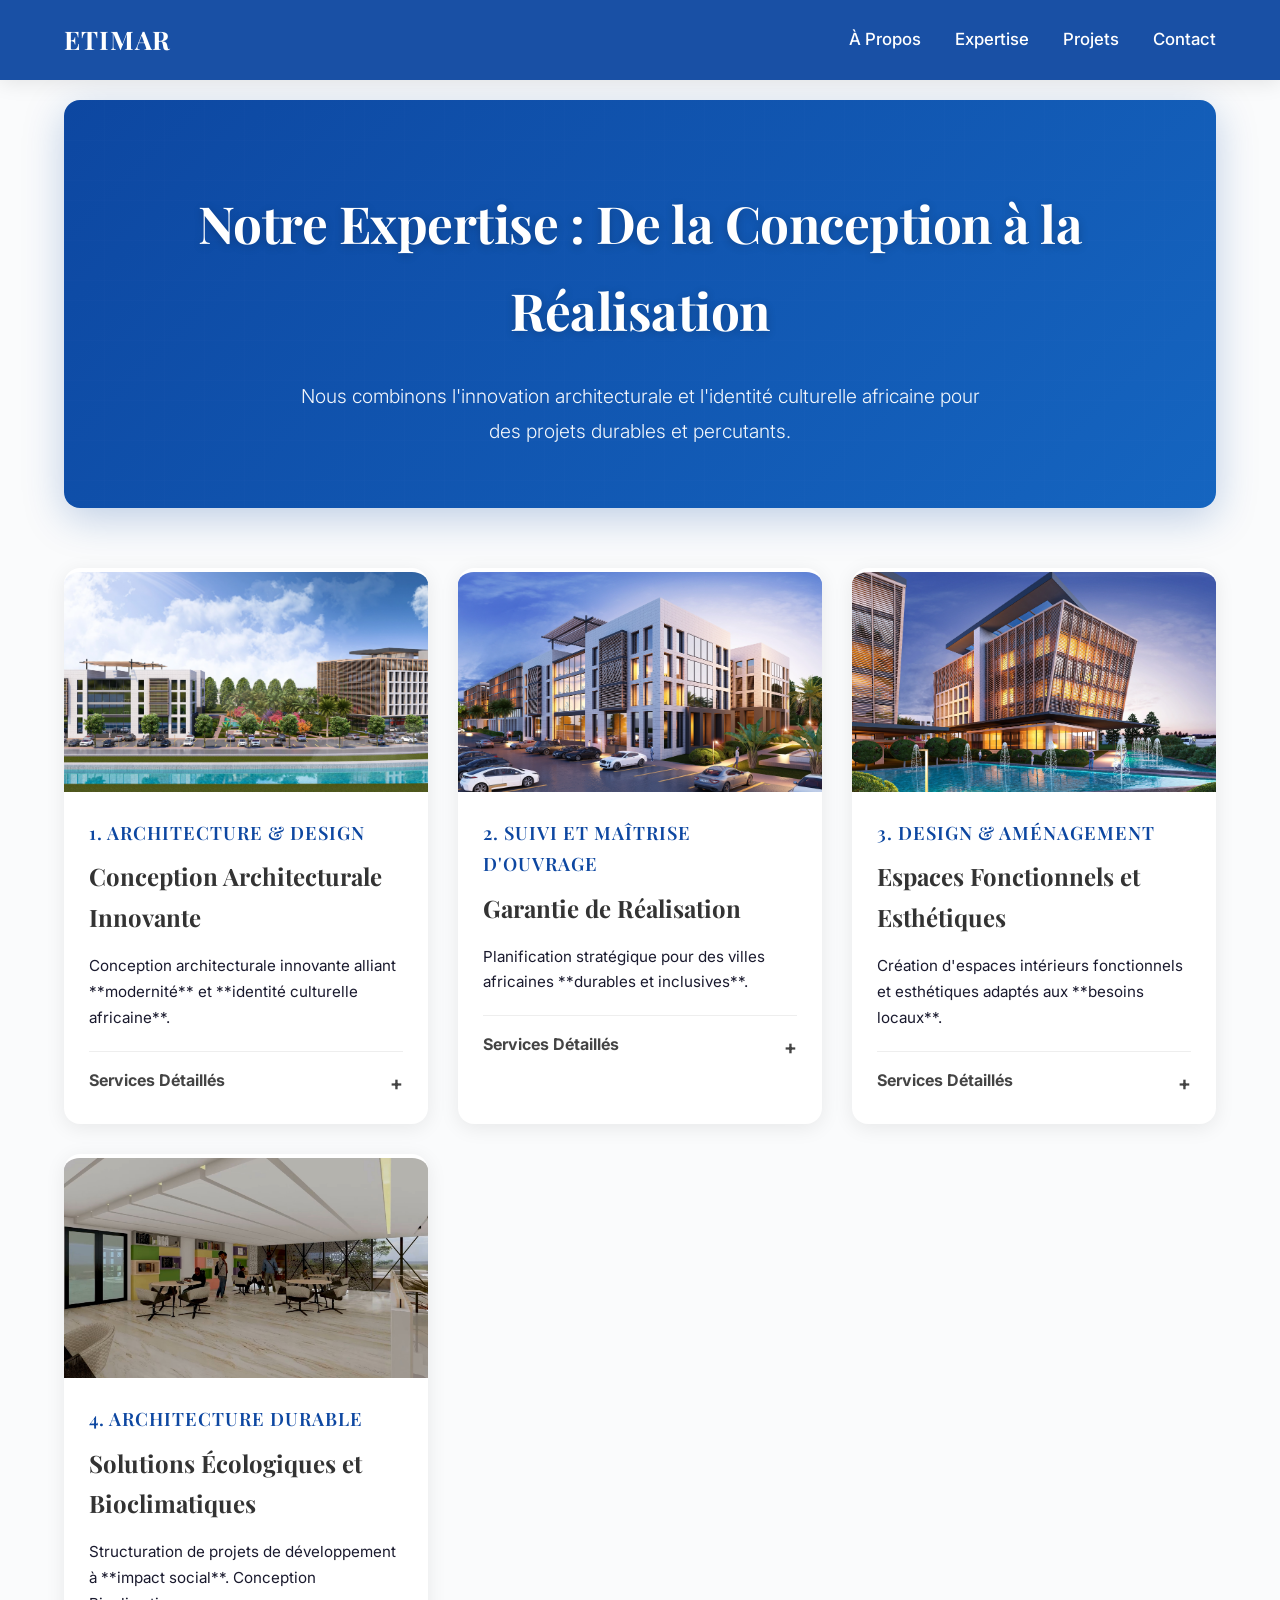
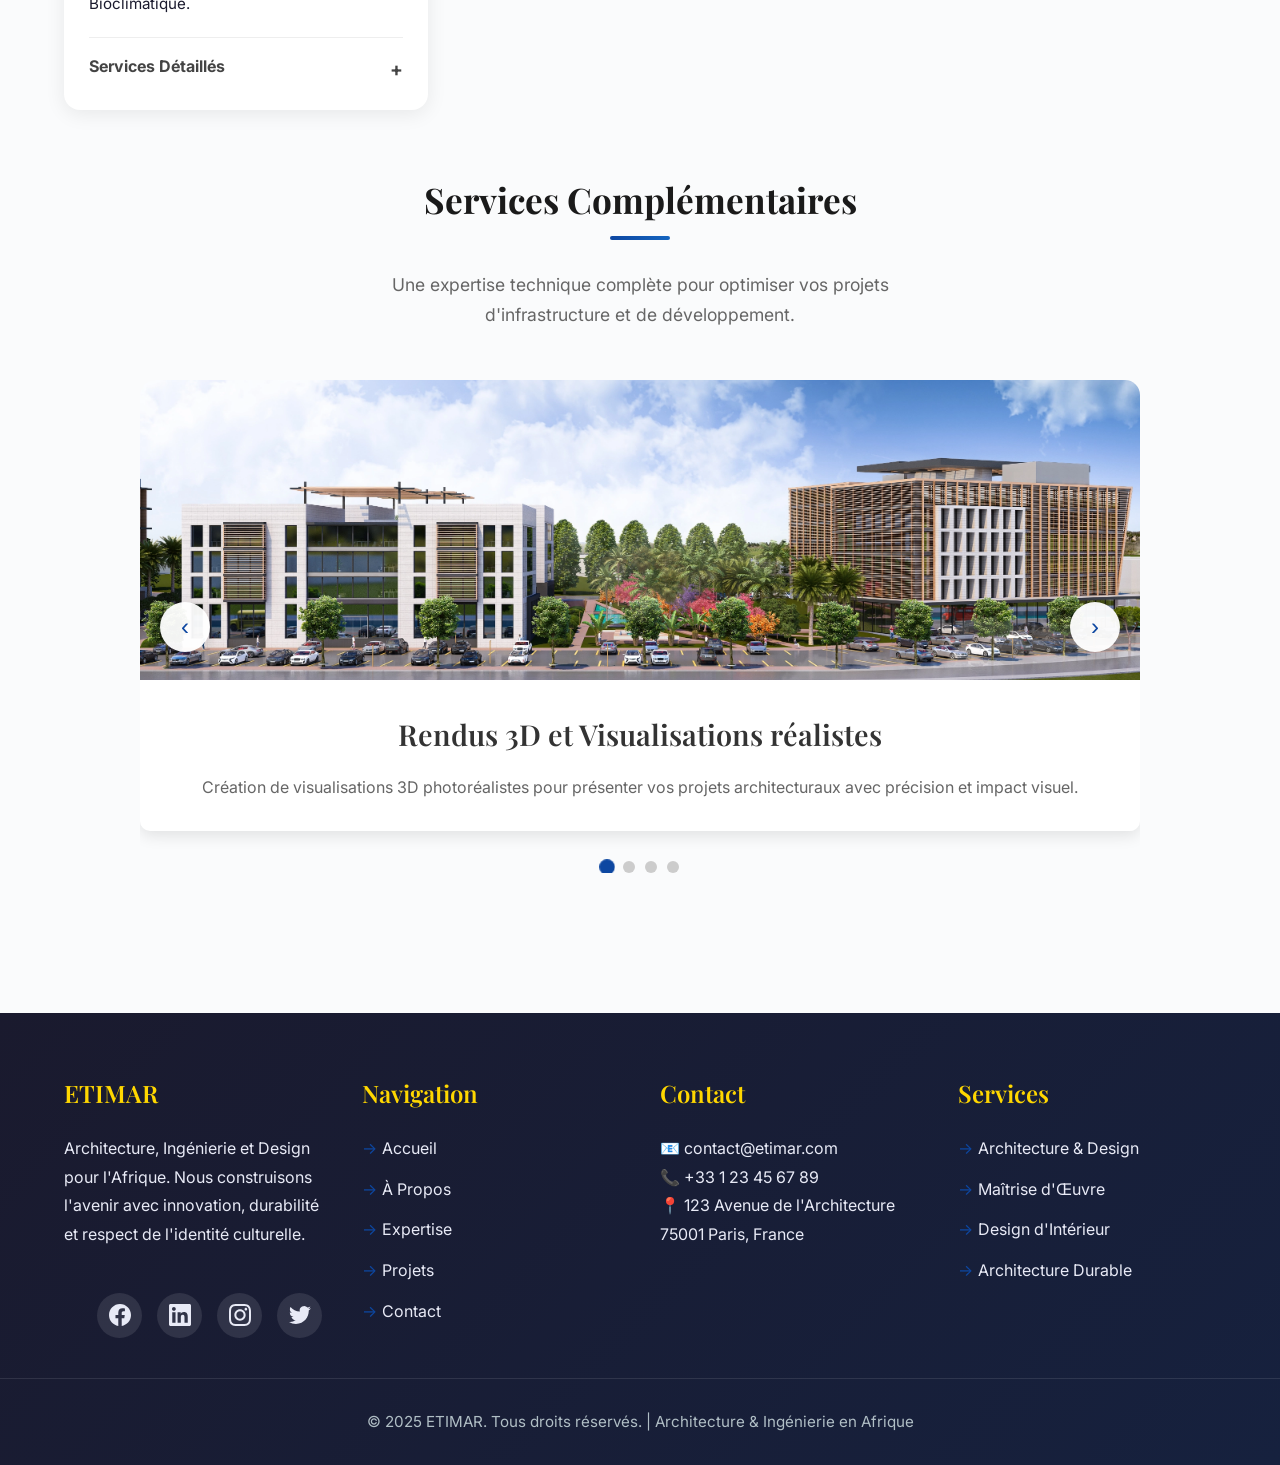
<file: expertise.html>
<!DOCTYPE html>
<html lang="fr">
<head>
    <meta charset="UTF-8">
    <meta name="viewport" content="width=device-width, initial-scale=1.0">
    <title>Etimar | Expertise</title>
    <link rel="preconnect" href="https://fonts.googleapis.com">
    <link rel="preconnect" href="https://fonts.gstatic.com" crossorigin>
    <link href="https://fonts.googleapis.com/css2?family=Inter:wght@300;400;500;600;700;800&family=Playfair+Display:wght@400;600;700&display=swap" rel="stylesheet">
    <style>
        /* ------------------------------------------- */
        /* BASE & TYPOGRAPHIE */
        /* ------------------------------------------- */
        * {
            margin: 0;
            padding: 0;
            box-sizing: border-box;
        }

        html {
            scroll-behavior: smooth;
        }

        body {
            font-family: 'Inter', -apple-system, BlinkMacSystemFont, 'Segoe UI', sans-serif;
            margin: 0;
            padding: 0;
            background-color: #fafbfc;
            color: #1a1a2e;
            line-height: 1.7;
            overflow-x: hidden;
        }

        h1, h2, h3 {
            font-family: 'Playfair Display', serif;
        }

        .container {
            width: 90%;
            max-width: 1200px;
            margin: 0 auto;
            padding: 20px 0;
        }

        h1, h2, h3 {
            color: #1a1a1a;
            margin-top: 0;
        }

/* ------------------------------------------- */
        /* NAVIGATION BARRE */
        /* ------------------------------------------- */
        .navbar {
            position: fixed;
            top: 0;
            left: 0;
            width: 100%;
            background: rgba(13, 71, 161, 0.95);
            backdrop-filter: blur(10px);
            padding: 18px 0;
            z-index: 1000;
            transition: all 0.3s ease;
            box-shadow: 0 2px 20px rgba(0, 0, 0, 0.1);
        }

        .navbar.scrolled {
            background: rgba(13, 71, 161, 0.98);
            padding: 12px 0;
            box-shadow: 0 4px 30px rgba(0, 0, 0, 0.15);
        }

        .navbar-container {
            width: 90%;
            max-width: 1200px;
            margin: 0 auto;
            display: flex;
            justify-content: space-between;
            align-items: center;
        }

        .logo {
            font-size: 1.6em;
            font-weight: 700;
            color: white;
            text-decoration: none;
            font-family: 'Playfair Display', serif;
            letter-spacing: 1px;
            transition: transform 0.3s ease;
        }

        .logo:hover {
            transform: scale(1.05);
        }

        .nav-links a {
            color: white;
            text-decoration: none;
            margin-left: 30px;
            font-size: 1.05em;
            font-weight: 500;
            transition: all 0.3s ease;
            position: relative;
            padding: 5px 0;
        }

        .nav-links a::after {
            content: '';
            position: absolute;
            bottom: 0;
            left: 0;
            width: 0;
            height: 2px;
            background-color: #ffd700;
            transition: width 0.3s ease;
        }

        .nav-links a:hover {
            color: #ffd700;
        }

        .nav-links a:hover::after {
            width: 100%;
        }

        /* ------------------------------------------- */
        /* MENU BURGER (Mobile/Tablette) */
        /* ------------------------------------------- */
        .burger-menu {
            display: none; /* Caché par défaut */
            cursor: pointer;
            padding: 5px;
        }

        .bar {
            width: 25px;
            height: 3px;
            background-color: white;
            margin: 5px 0;
            transition: 0.4s;
        }
        
        /* Styles pour l'état ouvert du burger (Rotation des barres) */
        .burger-menu.open .bar:nth-child(1) {
            transform: translateY(8px) rotate(45deg);
        }

        .burger-menu.open .bar:nth-child(2) {
            opacity: 0;
        }

        .burger-menu.open .bar:nth-child(3) {
            transform: translateY(-8px) rotate(-45deg);
        }
        /* ------------------------------------------- */
        /* HEADER PRINCIPAL */
        /* ------------------------------------------- */
        .expertise-header {
            position: relative;
            text-align: center;
            padding: 80px 20px 60px;
            margin-top: 80px;
            margin-bottom: 60px;
            background: linear-gradient(135deg, #0d47a1 0%, #1565c0 100%);
            border-radius: 16px;
            box-shadow: 0 10px 40px rgba(13, 71, 161, 0.25);
            overflow: hidden;
        }

        .expertise-header::before {
            content: '';
            position: absolute;
            top: 0;
            left: 0;
            right: 0;
            bottom: 0;
            background: url('data:image/svg+xml,<svg width="100" height="100" xmlns="http://www.w3.org/2000/svg"><defs><pattern id="grid" width="40" height="40" patternUnits="userSpaceOnUse"><path d="M 40 0 L 0 0 0 40" fill="none" stroke="rgba(255,255,255,0.05)" stroke-width="1"/></pattern></defs><rect width="100" height="100" fill="url(%23grid)"/></svg>');
            opacity: 0.3;
        }

        .expertise-header h1 {
            position: relative;
            font-size: 3.2em;
            margin-bottom: 25px;
            color: #ffffff;
            font-weight: 700;
            text-shadow: 0 2px 10px rgba(0, 0, 0, 0.2);
            letter-spacing: -0.5px;
        }

        .expertise-header p {
            position: relative;
            font-size: 1.2em;
            color: rgba(255, 255, 255, 0.95);
            max-width: 700px;
            margin: 0 auto;
            line-height: 1.8;
            font-weight: 300;
        }

        /* ------------------------------------------- */
        /* GRILLE DES CARTES D'EXPERTISE */
        /* ------------------------------------------- */
        .expertise-grid {
            display: grid;
            grid-template-columns: repeat(auto-fit, minmax(300px, 1fr));
            gap: 30px;
        }

        .expertise-card {
            background-color: #ffffff;
            border-radius: 16px;
            overflow: hidden;
            box-shadow: 0 4px 20px rgba(0, 0, 0, 0.08);
            transition: all 0.4s cubic-bezier(0.175, 0.885, 0.32, 1.275);
            display: flex;
            flex-direction: column;
            border-top: 4px solid transparent;
        }

        .expertise-card:hover {
            transform: translateY(-10px) scale(1.02);
            box-shadow: 0 12px 40px rgba(13, 71, 161, 0.2);
            border-top-color: #0d47a1;
        }

        /* Conteneur d'image */
        .card-image-container {
            height: 220px;
            overflow: hidden;
        }

        .card-image-container img {
            width: 100%;
            height: 100%;
            object-fit: cover;
            transition: transform 0.5s ease;
        }
        
        .expertise-card:hover .card-image-container img {
            transform: scale(1.05);
        }

        .card-content {
            padding: 25px;
            flex-grow: 1;
        }

        .card-content h2 {
            font-size: 1.15em;
            color: #0d47a1;
            text-transform: uppercase;
            letter-spacing: 1px;
            margin-bottom: 8px;
            font-weight: 600;
        }

        .card-content h3 {
            font-size: 1.5em;
            margin-bottom: 15px;
            color: #333;
        }

        .card-content p {
            font-size: 0.95em;
            margin-bottom: 20px;
        }

        /* ------------------------------------------- */
        /* SOUS-MENU (DETAILS/SUMMARY) */
        /* ------------------------------------------- */
        details {
            border-top: 1px solid #eee;
            padding-top: 15px;
            margin-top: 15px;
        }

        .services-toggle {
            display: block;
            cursor: pointer;
            font-weight: bold;
            color: #444;
            transition: color 0.2s;
        }

        .services-toggle:hover {
            color: #0d47a1;
        }

        /* Masquer l'icône de flèche par défaut */
        details > summary {
            list-style: none;
        }
        details > summary::marker,
        details > summary::-webkit-details-marker {
            display: none;
        }

        /* Ajouter une icône personnalisée pour le basculeur */
        .services-toggle::after {
            content: '+';
            float: right;
            font-size: 1.2em;
            transition: transform 0.2s;
        }

        details[open] .services-toggle::after {
            content: '–';
        }

        .services-list {
            margin-top: 10px;
            padding-left: 20px;
            font-size: 0.9em;
            list-style: disc;
            color: #666;
        }

        /* ------------------------------------------- */
        /* SERVICES COMPLÉMENTAIRES - CAROUSEL */
        /* ------------------------------------------- */
        .complementary-services {
            margin-top: 60px;
            padding: 0;
        }

        .complementary-services-header {
            text-align: center;
            margin-bottom: 50px;
        }

        .complementary-services-header h2 {
            font-size: 2.2em;
            color: #1a1a1a;
            margin-bottom: 15px;
            font-weight: 700;
            position: relative;
            display: inline-block;
        }

        .complementary-services-header h2::after {
            content: '';
            position: absolute;
            bottom: -10px;
            left: 50%;
            transform: translateX(-50%);
            width: 60px;
            height: 4px;
            background: linear-gradient(90deg, #0d47a1, #1565c0);
            border-radius: 2px;
        }

        .complementary-services-header p {
            font-size: 1.1em;
            color: #666;
            max-width: 600px;
            margin: 25px auto 0;
            line-height: 1.7;
        }

        /* Conteneur du carousel */
        .carousel-container {
            position: relative;
            max-width: 1000px;
            margin: 40px auto;
            overflow: hidden;
            border-radius: 15px;
        }

        .carousel-wrapper {
            display: flex;
            transition: transform 0.5s ease-in-out;
            will-change: transform;
            width: 100%;
        }

        .complementary-card {
            min-width: 100%;
            width: 100%;
            flex-shrink: 0;
            background-color: #ffffff;
            border-radius: 10px;
            overflow: hidden;
            box-shadow: 0 5px 15px rgba(0, 0, 0, 0.1);
            display: flex;
            flex-direction: column;
            opacity: 0;
            transition: opacity 0.5s ease;
        }

        .complementary-card.active {
            opacity: 1;
        }

        .complementary-card-image-container {
            height: 300px;
            overflow: hidden;
            position: relative;
        }

        .complementary-card-image-container img {
            width: 100%;
            height: 100%;
            object-fit: cover;
            transition: transform 0.5s ease;
        }

        .complementary-card:hover .complementary-card-image-container img {
            transform: scale(1.1);
        }

        .complementary-card-content {
            padding: 30px;
            flex-grow: 1;
            text-align: center;
        }

        .complementary-card-content h3 {
            font-size: 1.8em;
            color: #333;
            margin-bottom: 15px;
            font-weight: 600;
        }

        .complementary-card-content p {
            font-size: 1em;
            color: #666;
            line-height: 1.7;
        }

        /* Boutons de navigation */
        .carousel-nav {
            position: absolute;
            top: 50%;
            transform: translateY(-50%);
            background: rgba(255, 255, 255, 0.95);
            border: none;
            width: 50px;
            height: 50px;
            border-radius: 50%;
            cursor: pointer;
            font-size: 1.5em;
            color: #0d47a1;
            display: flex;
            align-items: center;
            justify-content: center;
            box-shadow: 0 4px 15px rgba(0, 0, 0, 0.15);
            transition: all 0.3s ease;
            z-index: 10;
        }

        .carousel-nav:hover {
            background: #0d47a1;
            color: white;
            transform: translateY(-50%) scale(1.15);
            box-shadow: 0 6px 20px rgba(13, 71, 161, 0.3);
        }

        .carousel-nav.prev {
            left: 20px;
        }

        .carousel-nav.next {
            right: 20px;
        }

        /* Indicateurs (dots) */
        .carousel-indicators {
            display: flex;
            justify-content: center;
            gap: 10px;
            margin-top: 30px;
            padding: 0;
        }

        .carousel-dot {
            width: 12px;
            height: 12px;
            border-radius: 50%;
            background: #ccc;
            border: none;
            cursor: pointer;
            transition: all 0.3s ease;
            padding: 0;
        }

        .carousel-dot.active {
            background: #0d47a1;
            transform: scale(1.3);
        }

        .carousel-dot:hover {
            background: #1565c0;
        }

        /* ------------------------------------------- */
        /* ANIMATIONS AU SCROLL */
        /* ------------------------------------------- */
        .fade-in {
            opacity: 0;
            transform: translateY(30px);
            transition: opacity 0.8s ease-out, transform 0.8s ease-out;
        }

        .fade-in.visible {
            opacity: 1;
            transform: translateY(0);
        }

        .scale-in {
            opacity: 0;
            transform: scale(0.9);
            transition: opacity 0.6s ease-out, transform 0.6s ease-out;
        }

        .scale-in.visible {
            opacity: 1;
            transform: scale(1);
        }

        /* ------------------------------------------- */
        /* FOOTER */
        /* ------------------------------------------- */
        footer {
            background: linear-gradient(135deg, #1a1a2e 0%, #16213e 100%);
            color: #ffffff;
            padding: 60px 0 30px;
            margin-top: 80px;
        }

        .footer-container {
            width: 90%;
            max-width: 1200px;
            margin: 0 auto;
            display: grid;
            grid-template-columns: repeat(auto-fit, minmax(250px, 1fr));
            gap: 40px;
            margin-bottom: 40px;
        }

        .footer-section h3 {
            font-family: 'Playfair Display', serif;
            font-size: 1.5em;
            margin-bottom: 20px;
            color: #ffd700;
            font-weight: 600;
        }

        .footer-section p,
        .footer-section a {
            color: #e8eaf6;
            text-decoration: none;
            line-height: 1.8;
            transition: color 0.3s ease;
        }

        .footer-section a:hover {
            color: #ffd700;
        }

        .footer-links {
            list-style: none;
            padding: 0;
        }

        .footer-links li {
            margin-bottom: 12px;
        }

        .footer-links a {
            display: inline-block;
            position: relative;
            padding-left: 20px;
        }

        .footer-links a::before {
            content: '→';
            position: absolute;
            left: 0;
            color: #0d47a1;
            transition: transform 0.3s ease;
        }

        .footer-links a:hover::before {
            transform: translateX(5px);
            color: #ffd700;
        }

        .footer-section:first-child {
            display: flex;
            flex-direction: column;
            justify-content: space-between;
        }

        .footer-social {
            display: flex;
            gap: 15px;
            margin-top: auto;
            align-self: flex-end;
        }

        .footer-social a {
            width: 45px;
            height: 45px;
            background: rgba(255, 255, 255, 0.1);
            border-radius: 50%;
            display: flex;
            align-items: center;
            justify-content: center;
            transition: all 0.3s ease;
            position: relative;
        }

        .footer-social a svg {
            width: 22px;
            height: 22px;
            fill: #e8eaf6;
            transition: fill 0.3s ease;
        }

        .footer-social a:hover {
            background: #0d47a1;
            transform: translateY(-3px);
            box-shadow: 0 4px 15px rgba(13, 71, 161, 0.4);
        }

        .footer-social a:hover svg {
            fill: #ffffff;
        }

        .footer-bottom {
            border-top: 1px solid rgba(255, 255, 255, 0.1);
            padding-top: 30px;
            text-align: center;
            color: #b0bec5;
            font-size: 0.95em;
        }

        .footer-bottom p {
            margin: 0;
        }

        /* ------------------------------------------- */
        /* RESPONSIVE DESIGN */
        /* ------------------------------------------- */
        @media (max-width: 992px) {
            .nav-links {
                display: none;
                flex-direction: column;
                position: absolute;
                top: 70px;
                right: 0;
                width: 100%;
                background: rgba(13, 71, 161, 0.98);
                backdrop-filter: blur(10px);
                text-align: center;
                padding: 20px 0;
                box-shadow: 0 4px 20px rgba(0, 0, 0, 0.2);
            }

            .nav-links.open {
                display: flex;
            }

            .nav-links a {
                margin: 12px 0;
                padding: 12px 0;
                border-bottom: 1px solid rgba(255, 255, 255, 0.1);
            }

            .burger-menu {
                display: block;
            }
        }

        @media (max-width: 768px) {
            .expertise-grid {
                grid-template-columns: 1fr;
            }
            .expertise-header {
                padding: 60px 20px 40px;
                margin-top: 60px;
            }
            .expertise-header h1 {
                font-size: 2em;
            }
            .expertise-header p {
                font-size: 1em;
            }
            .complementary-services-header h2 {
                font-size: 1.8em;
            }
            .carousel-nav {
                width: 40px;
                height: 40px;
                font-size: 1.2em;
            }
            .carousel-nav.prev {
                left: 10px;
            }
            .carousel-nav.next {
                right: 10px;
            }
            .complementary-card-image-container {
                height: 250px;
            }
            footer {
                padding: 40px 0 20px;
                margin-top: 50px;
            }
            .footer-container {
                grid-template-columns: 1fr;
                gap: 30px;
            }
            .footer-social {
                align-self: flex-start;
                margin-top: 20px;
            }
        }

        @media (max-width: 480px) {
            .expertise-header h1 {
                font-size: 1.8em;
            }
            .expertise-header p {
                font-size: 0.95em;
            }
            .expertise-card {
                padding: 20px;
            }
            .card-content h3 {
                font-size: 1.3em;
            }
            .container {
                width: 95%;
            }
            .navbar-container {
                width: 95%;
            }
        }

        /* Très grands écrans */
        @media (min-width: 1400px) {
            .container {
                max-width: 1300px;
            }
            .navbar-container {
                max-width: 1300px;
            }
        }

        /* Optimisation pour les écrans tactiles */
        @media (hover: none) and (pointer: coarse) {
            .nav-links a,
            .btn,
            .carousel-nav {
                min-height: 44px;
                min-width: 44px;
            }
        }
    </style>
</head>
<body>

 <nav class="navbar">
        <div class="navbar-container">
            <a href="index.html" class="logo">ETIMAR</a>
            
            <div class="burger-menu" id="burger">
                <div class="bar"></div>
                <div class="bar"></div>
                <div class="bar"></div>
            </div>
            
            <div class="nav-links" id="navLinks">
		<a href="apropos.html">À Propos</a>
                <a href="expertise.html">Expertise</a>
		<a href="projets.html">Projets</a>
                
                <a href="contact.html">Contact</a>
            </div>
        </div>
    </nav>

    <div class="container">

        <header class="expertise-header fade-in">
            <h1>Notre Expertise : De la Conception à la Réalisation</h1>
            <p>Nous combinons l'innovation architecturale et l'identité culturelle africaine pour des projets durables et percutants.</p>
        </header>

        <section class="expertise-grid">
            
            <div class="expertise-card scale-in">
                <div class="card-image-container">
                    <img src="RENDER-_1_.webp" alt="Illustration de Conception Architecturale Innovante">
                </div>
                <div class="card-content">
                    <h2>1. Architecture & Design</h2>
                    <h3>Conception Architecturale Innovante</h3>
                    <p>Conception architecturale innovante alliant **modernité** et **identité culturelle africaine**.</p>
                    <details>
                        <summary class="services-toggle">Services Détaillés</summary>
                        <ul class="services-list">
                            <li>Plans (2D) et Modélisation (3D)</li>
                            <li>Dossiers Techniques complets</li>
                            <li>Conception Spécialisée (Villa, Bureaux, Espaces publics)</li>
                        </ul>
                    </details>
                </div>
            </div>

            <div class="expertise-card scale-in">
                <div class="card-image-container">
                    <img src="RENDER-_6_.webp" alt="Illustration de Suivi de Chantier et Gestion de Projet">
                </div>
                <div class="card-content">
                    <h2>2. Suivi et Maîtrise d'Ouvrage</h2>
                    <h3>Garantie de Réalisation</h3>
                    <p>Planification stratégique pour des villes africaines **durables et inclusives**.</p>
                    <details>
                        <summary class="services-toggle">Services Détaillés</summary>
                        <ul class="services-list">
                            <li>Supervision et contrôle de chantiers rigoureux</li>
                            <li>Coordination des intervenants et gestions techniques</li>
                            <li>Planification Stratégique Urbaine</li>
                        </ul>
                    </details>
                </div>
            </div>

            <div class="expertise-card scale-in">
                <div class="card-image-container">
                    <img src="RENDER-_9_.webp" alt="Illustration de Design d'Intérieur et Aménagement">
                </div>
                <div class="card-content">
                    <h2>3. Design & Aménagement</h2>
                    <h3>Espaces Fonctionnels et Esthétiques</h3>
                    <p>Création d'espaces intérieurs fonctionnels et esthétiques adaptés aux **besoins locaux**.</p>
                    <details>
                        <summary class="services-toggle">Services Détaillés</summary>
                        <ul class="services-list">
                            <li>Décoration moderne</li>
                            <li>Optimisation lumière et ventilation naturelle</li>
                            <li>Création de mobilier intégré et sur mesure</li>
                        </ul>
                    </details>
                </div>
            </div>

            <div class="expertise-card scale-in">
                <div class="card-image-container">
                    <img src="ADU036.jpg" alt="Illustration d'Architecture Bioclimatique et Durable">
                </div>
                <div class="card-content">
                    <h2>4. Architecture Durable</h2>
                    <h3>Solutions Écologiques et Bioclimatiques</h3>
                    <p>Structuration de projets de développement à **impact social**. Conception Bioclimatique.</p>
                    <details>
                        <summary class="services-toggle">Services Détaillés</summary>
                        <ul class="services-list">
                            <li>Conception Bioclimatique</li>
                            <li>Solutions écologiques et à faible coût énergétique</li>
                            <li>Structuration de projets de développement à impact social</li>
                        </ul>
                    </details>
                </div>
            </div>

        </section>
        
        <section class="complementary-services">
            <div class="complementary-services-header fade-in">
                <h2>Services Complémentaires</h2>
                <p>Une expertise technique complète pour optimiser vos projets d'infrastructure et de développement.</p>
            </div>
            
            <div class="carousel-container">
                <button class="carousel-nav prev" id="prevBtn">‹</button>
                <button class="carousel-nav next" id="nextBtn">›</button>
                
                <div class="carousel-wrapper" id="carouselWrapper">
                    <div class="complementary-card active">
                        <div class="complementary-card-image-container">
                            <img src="RENDER-_1_.webp" alt="Rendus 3D et Visualisations">
                        </div>
                        <div class="complementary-card-content">
                            <h3>Rendus 3D et Visualisations réalistes</h3>
                            <p>Création de visualisations 3D photoréalistes pour présenter vos projets architecturaux avec précision et impact visuel.</p>
                        </div>
                    </div>
                    
                    <div class="complementary-card">
                        <div class="complementary-card-image-container">
                            <img src="RENDER-_6_.webp" alt="Maquettes physiques">
                        </div>
                        <div class="complementary-card-content">
                            <h3>Maquettes physiques et prototypes architecturaux</h3>
                            <p>Réalisation de maquettes physiques détaillées et de prototypes pour une meilleure compréhension de vos projets.</p>
                        </div>
                    </div>
                    
                    <div class="complementary-card">
                        <div class="complementary-card-image-container">
                            <img src="RENDER-_9_.webp" alt="Études de faisabilité">
                        </div>
                        <div class="complementary-card-content">
                            <h3>Études de faisabilité et dossiers de permis de construire</h3>
                            <p>Accompagnement complet dans la préparation de vos dossiers administratifs et études techniques nécessaires.</p>
                        </div>
                    </div>
                    
                    <div class="complementary-card">
                        <div class="complementary-card-image-container">
                            <img src="ADU036.jpg" alt="Conseil en gestion budgétaire">
                        </div>
                        <div class="complementary-card-content">
                            <h3>Conseil en gestion budgétaire et planification de projet</h3>
                            <p>Expertise en gestion financière et planification stratégique pour optimiser vos investissements et délais.</p>
                        </div>
                    </div>
                </div>
                
                <div class="carousel-indicators" id="carouselIndicators"></div>
            </div>
        </section>

    </div>

    <footer>
        <div class="footer-container">
            <div class="footer-section">
                <h3>ETIMAR</h3>
                <p>Architecture, Ingénierie et Design pour l'Afrique. Nous construisons l'avenir avec innovation, durabilité et respect de l'identité culturelle.</p>
                <div class="footer-social">
                    <a href="#" title="Facebook" target="_blank" rel="noopener noreferrer">
                        <svg xmlns="http://www.w3.org/2000/svg" viewBox="0 0 24 24">
                            <path d="M24 12.073c0-6.627-5.373-12-12-12s-12 5.373-12 12c0 5.99 4.388 10.954 10.125 11.854v-8.385H7.078v-3.47h3.047V9.43c0-3.007 1.792-4.669 4.533-4.669 1.312 0 2.686.235 2.686.235v2.953H15.83c-1.491 0-1.956.925-1.956 1.874v2.25h3.328l-.532 3.47h-2.796v8.385C19.612 23.027 24 18.062 24 12.073z"/>
                        </svg>
                    </a>
                    <a href="#" title="LinkedIn" target="_blank" rel="noopener noreferrer">
                        <svg xmlns="http://www.w3.org/2000/svg" viewBox="0 0 24 24">
                            <path d="M20.447 20.452h-3.554v-5.569c0-1.328-.027-3.037-1.852-3.037-1.853 0-2.136 1.445-2.136 2.939v5.667H9.351V9h3.414v1.561h.046c.477-.9 1.637-1.85 3.37-1.85 3.601 0 4.267 2.37 4.267 5.455v6.286zM5.337 7.433c-1.144 0-2.063-.926-2.063-2.065 0-1.138.92-2.063 2.063-2.063 1.14 0 2.064.925 2.064 2.063 0 1.139-.925 2.065-2.064 2.065zm1.782 13.019H3.555V9h3.564v11.452zM22.225 0H1.771C.792 0 0 .774 0 1.729v20.542C0 23.227.792 24 1.771 24h20.451C23.2 24 24 23.227 24 22.271V1.729C24 .774 23.2 0 22.222 0h.003z"/>
                        </svg>
                    </a>
                    <a href="#" title="Instagram" target="_blank" rel="noopener noreferrer">
                        <svg xmlns="http://www.w3.org/2000/svg" viewBox="0 0 24 24">
                            <path d="M12 2.163c3.204 0 3.584.012 4.85.07 3.252.148 4.771 1.691 4.919 4.919.058 1.265.069 1.645.069 4.849 0 3.205-.012 3.584-.069 4.849-.149 3.225-1.664 4.771-4.919 4.919-1.266.058-1.644.07-4.85.07-3.204 0-3.584-.012-4.849-.07-3.26-.149-4.771-1.699-4.919-4.92-.058-1.265-.07-1.644-.07-4.849 0-3.204.013-3.583.07-4.849.149-3.227 1.664-4.771 4.919-4.919 1.266-.057 1.645-.069 4.849-.069zm0-2.163c-3.259 0-3.667.014-4.947.072-4.358.2-6.78 2.618-6.98 6.98-.059 1.281-.073 1.689-.073 4.948 0 3.259.014 3.668.072 4.948.2 4.358 2.618 6.78 6.98 6.98 1.281.058 1.689.072 4.948.072 3.259 0 3.668-.014 4.948-.072 4.354-.2 6.782-2.618 6.979-6.98.059-1.28.073-1.689.073-4.948 0-3.259-.014-3.667-.072-4.947-.196-4.354-2.617-6.78-6.979-6.98-1.281-.059-1.69-.073-4.949-.073zm0 5.838c-3.403 0-6.162 2.759-6.162 6.162s2.759 6.163 6.162 6.163 6.162-2.759 6.162-6.163c0-3.403-2.759-6.162-6.162-6.162zm0 10.162c-2.209 0-4-1.79-4-4 0-2.209 1.791-4 4-4s4 1.791 4 4c0 2.21-1.791 4-4 4zm6.406-11.845c-.796 0-1.441.645-1.441 1.44s.645 1.44 1.441 1.44c.795 0 1.439-.645 1.439-1.44s-.644-1.44-1.439-1.44z"/>
                        </svg>
                    </a>
                    <a href="#" title="Twitter" target="_blank" rel="noopener noreferrer">
                        <svg xmlns="http://www.w3.org/2000/svg" viewBox="0 0 24 24">
                            <path d="M23.953 4.57a10 10 0 01-2.825.775 4.958 4.958 0 002.163-2.723c-.951.555-2.005.959-3.127 1.184a4.92 4.92 0 00-8.384 4.482C7.69 8.095 4.067 6.13 1.64 3.162a4.822 4.822 0 00-.666 2.475c0 1.71.87 3.213 2.188 4.096a4.904 4.904 0 01-2.228-.616v.06a4.923 4.923 0 003.946 4.827 4.996 4.996 0 01-2.212.085 4.936 4.936 0 004.604 3.417 9.867 9.867 0 01-6.102 2.105c-.39 0-.779-.023-1.17-.067a13.995 13.995 0 007.557 2.209c9.053 0 13.998-7.496 13.998-13.985 0-.21 0-.42-.015-.63A9.935 9.935 0 0024 4.59z"/>
                        </svg>
                    </a>
                </div>
            </div>

            <div class="footer-section">
                <h3>Navigation</h3>
                <ul class="footer-links">
                    <li><a href="indexdave.html">Accueil</a></li>
                    <li><a href="apropos.html">À Propos</a></li>
                    <li><a href="expertise.html">Expertise</a></li>
                    <li><a href="projets.html">Projets</a></li>
                    <li><a href="contact.html">Contact</a></li>
                </ul>
            </div>

            <div class="footer-section">
                <h3>Contact</h3>
                <p>📧 contact@etimar.com</p>
                <p>📞 +33 1 23 45 67 89</p>
                <p>📍 123 Avenue de l'Architecture<br>75001 Paris, France</p>
            </div>

            <div class="footer-section">
                <h3>Services</h3>
                <ul class="footer-links">
                    <li><a href="expertise.html">Architecture & Design</a></li>
                    <li><a href="expertise.html">Maîtrise d'Œuvre</a></li>
                    <li><a href="expertise.html">Design d'Intérieur</a></li>
                    <li><a href="expertise.html">Architecture Durable</a></li>
                </ul>
            </div>
        </div>

        <div class="footer-bottom">
            <p>&copy; 2025 ETIMAR. Tous droits réservés. | Architecture & Ingénierie en Afrique</p>
        </div>
    </footer>

<script>

 // --- GESTION DU MENU BURGER ---
        const burger = document.getElementById('burger');
        const navLinks = document.getElementById('navLinks');
        const navbar = document.querySelector('.navbar');

        burger.addEventListener('click', () => {
            // Basculer la classe 'open' sur le burger pour l'animation
            burger.classList.toggle('open');
            // Basculer la classe 'open' sur les liens pour les afficher/masquer
            navLinks.classList.toggle('open');
        });
        
        // Fermer le menu après un clic sur un lien (sur mobile)
        navLinks.querySelectorAll('a').forEach(link => {
            link.addEventListener('click', () => {
                if (window.innerWidth <= 992) {
                    burger.classList.remove('open');
                    navLinks.classList.remove('open');
                }
            });
        });

        // --- EFFET DE SCROLL SUR LA NAVBAR ---
        window.addEventListener('scroll', () => {
            if (window.scrollY > 50) {
                navbar.classList.add('scrolled');
            } else {
                navbar.classList.remove('scrolled');
            }
        });

        // --- ANIMATIONS AU SCROLL ---
        const observerOptions = {
            threshold: 0.1,
            rootMargin: '0px 0px -50px 0px'
        };

        const observer = new IntersectionObserver((entries) => {
            entries.forEach(entry => {
                if (entry.isIntersecting) {
                    entry.target.classList.add('visible');
                }
            });
        }, observerOptions);

        // Observer tous les éléments avec des classes d'animation
        document.querySelectorAll('.fade-in, .scale-in').forEach(el => {
            observer.observe(el);
        });

        // --- GESTION DU CAROUSEL ---
        const carouselWrapper = document.getElementById('carouselWrapper');
        const cards = document.querySelectorAll('.complementary-card');
        const prevBtn = document.getElementById('prevBtn');
        const nextBtn = document.getElementById('nextBtn');
        const indicatorsContainer = document.getElementById('carouselIndicators');
        
        let currentIndex = 0;
        const totalCards = cards.length;

        // Créer les indicateurs (dots)
        for (let i = 0; i < totalCards; i++) {
            const dot = document.createElement('button');
            dot.classList.add('carousel-dot');
            if (i === 0) dot.classList.add('active');
            dot.setAttribute('data-index', i);
            dot.addEventListener('click', () => goToSlide(i));
            indicatorsContainer.appendChild(dot);
        }

        const dots = document.querySelectorAll('.carousel-dot');

        // Fonction pour mettre à jour le carousel
        function updateCarousel() {
            // Déplacer le wrapper
            carouselWrapper.style.transform = `translateX(-${currentIndex * 100}%)`;
            
            // Mettre à jour les cartes actives
            cards.forEach((card, index) => {
                if (index === currentIndex) {
                    card.classList.add('active');
                } else {
                    card.classList.remove('active');
                }
            });
            
            // Mettre à jour les indicateurs
            dots.forEach((dot, index) => {
                if (index === currentIndex) {
                    dot.classList.add('active');
                } else {
                    dot.classList.remove('active');
                }
            });
        }

        // Fonction pour aller à une slide spécifique
        function goToSlide(index) {
            currentIndex = index;
            updateCarousel();
        }

        // Fonction pour slide suivante
        function nextSlide() {
            currentIndex = (currentIndex + 1) % totalCards;
            updateCarousel();
        }

        // Fonction pour slide précédente
        function prevSlide() {
            currentIndex = (currentIndex - 1 + totalCards) % totalCards;
            updateCarousel();
        }

        // Event listeners pour les boutons
        nextBtn.addEventListener('click', nextSlide);
        prevBtn.addEventListener('click', prevSlide);

        // Auto-play (optionnel - défilement automatique toutes les 5 secondes)
        let autoPlayInterval = setInterval(nextSlide, 5000);

        // Pause auto-play au survol
        const carouselContainer = document.querySelector('.carousel-container');
        carouselContainer.addEventListener('mouseenter', () => {
            clearInterval(autoPlayInterval);
        });

        carouselContainer.addEventListener('mouseleave', () => {
            autoPlayInterval = setInterval(nextSlide, 5000);
        });
</script>


</body>
</html>
</file>
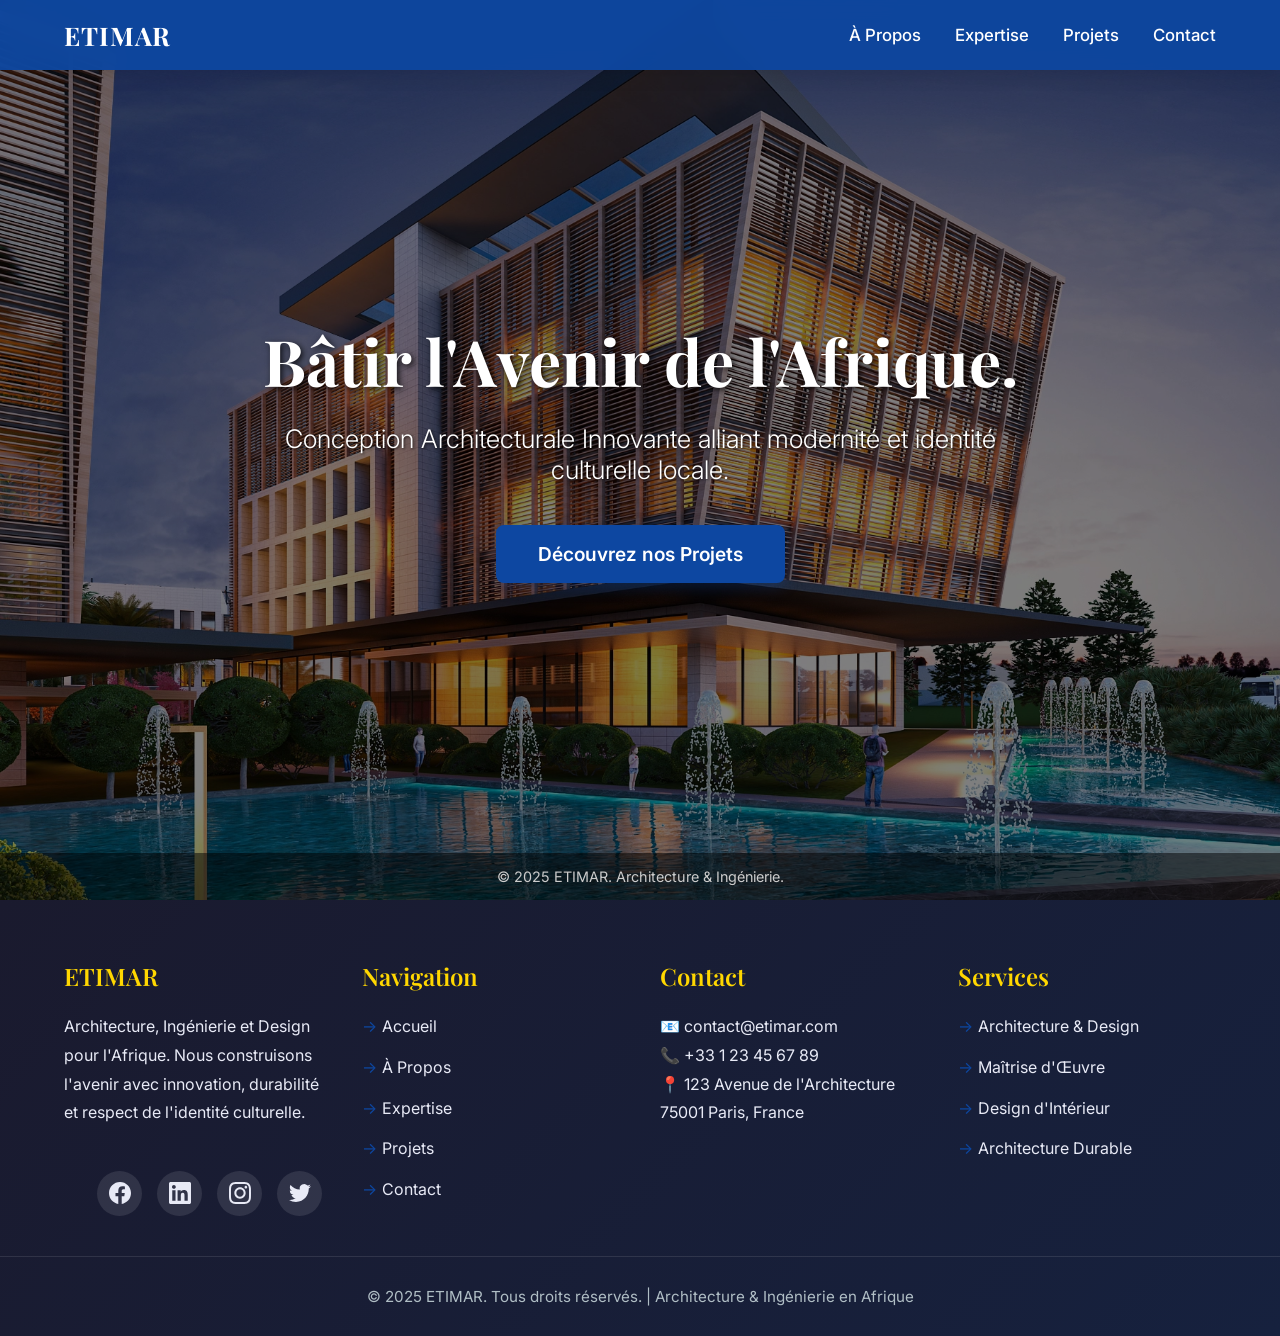
<file: indexdave.html>
<!DOCTYPE html>
<html lang="fr">
<head>
    <meta charset="UTF-8">
    <meta name="viewport" content="width=device-width, initial-scale=1.0">
    <title>ETIMAR | Architecture, Ingénierie</title>
    <link rel="preconnect" href="https://fonts.googleapis.com">
    <link rel="preconnect" href="https://fonts.gstatic.com" crossorigin>
    <link href="https://fonts.googleapis.com/css2?family=Inter:wght@300;400;500;600;700;800&family=Playfair+Display:wght@400;600;700&display=swap" rel="stylesheet">
    <style>
        /* ------------------------------------------- */
        /* BASE & GÉNÉRAL */
        /* ------------------------------------------- */
        * {
            margin: 0;
            padding: 0;
            box-sizing: border-box;
        }

        html {
            scroll-behavior: smooth;
        }

        body {
            font-family: 'Inter', -apple-system, BlinkMacSystemFont, 'Segoe UI', sans-serif;
            margin: 0;
            padding: 0;
            color: #1a1a2e;
        }

        h1, h2, h3 {
            font-family: 'Playfair Display', serif;
        }

        /* ------------------------------------------- */
        /* NAVIGATION BARRE */
        /* ------------------------------------------- */
        .navbar {
            position: fixed;
            top: 0;
            left: 0;
            width: 100%;
            background: rgba(13, 71, 161, 0.95);
            backdrop-filter: blur(10px);
            padding: 18px 0;
            z-index: 1000;
            transition: all 0.3s ease;
            box-shadow: 0 2px 20px rgba(0, 0, 0, 0.1);
        }

        .navbar.scrolled {
            background: rgba(13, 71, 161, 0.98);
            padding: 12px 0;
            box-shadow: 0 4px 30px rgba(0, 0, 0, 0.15);
        }

        .navbar-container {
            width: 90%;
            max-width: 1200px;
            margin: 0 auto;
            display: flex;
            justify-content: space-between;
            align-items: center;
        }

        .logo {
            font-size: 1.6em;
            font-weight: 700;
            color: white;
            text-decoration: none;
            font-family: 'Playfair Display', serif;
            letter-spacing: 1px;
            transition: transform 0.3s ease;
        }

        .logo:hover {
            transform: scale(1.05);
        }

        .nav-links a {
            color: white;
            text-decoration: none;
            margin-left: 30px;
            font-size: 1.05em;
            font-weight: 500;
            transition: all 0.3s ease;
            position: relative;
            padding: 5px 0;
        }

        .nav-links a::after {
            content: '';
            position: absolute;
            bottom: 0;
            left: 0;
            width: 0;
            height: 2px;
            background-color: #ffd700;
            transition: width 0.3s ease;
        }

        .nav-links a:hover {
            color: #ffd700;
        }

        .nav-links a:hover::after {
            width: 100%;
        }

        /* ------------------------------------------- */
        /* MENU BURGER (Mobile/Tablette) */
        /* ------------------------------------------- */
        .burger-menu {
            display: none; /* Caché par défaut */
            cursor: pointer;
            padding: 5px;
        }

        .bar {
            width: 25px;
            height: 3px;
            background-color: white;
            margin: 5px 0;
            transition: 0.4s;
        }
        
        /* Styles pour l'état ouvert du burger (Rotation des barres) */
        .burger-menu.open .bar:nth-child(1) {
            transform: translateY(8px) rotate(45deg);
        }

        .burger-menu.open .bar:nth-child(2) {
            opacity: 0;
        }

        .burger-menu.open .bar:nth-child(3) {
            transform: translateY(-8px) rotate(-45deg);
        }

        /* ------------------------------------------- */
        /* SLIDER PLEIN ÉCRAN (HERO) */
        /* ------------------------------------------- */
        .fullscreen-slider {
            position: relative;
            width: 100%;
            height: 100vh;
            overflow: hidden;
        }
        
        .slide {
            position: absolute;
            top: 0;
            left: 0;
            width: 100%;
            height: 100%;
            background-size: cover;
            background-position: center;
            opacity: 0;
            transition: opacity 1.5s ease-in-out;
            display: flex;
            align-items: center;
            justify-content: center;
        }

        .slide.active {
            opacity: 1;
        }
        
        .slide::before {
            content: '';
            position: absolute;
            top: 0;
            left: 0;
            right: 0;
            bottom: 0;
            background: rgba(0, 0, 0, 0.5); /* Overlay sombre pour lisibilité */
        }
        
        /* Contenu principal sur le slider */
        .hero-content {
            z-index: 10;
            color: white;
            text-align: center;
            max-width: 800px;
            padding: 20px;
        }

        .hero-content h1 {
            font-size: 4em;
            margin-bottom: 20px;
            text-shadow: 2px 2px 6px rgba(0, 0, 0, 0.8);
        }

        .hero-content p {
            font-size: 1.6em;
            margin-bottom: 40px;
            font-weight: 300;
            text-shadow: 1px 1px 3px rgba(0, 0, 0, 0.7);
        }

        .btn {
            display: inline-block;
            padding: 15px 40px;
            background-color: #0d47a1;
            color: white;
            text-decoration: none;
            border-radius: 8px;
            font-weight: 600;
            font-size: 1.2em;
            transition: all 0.3s ease;
            border: 2px solid #0d47a1;
            box-shadow: 0 4px 15px rgba(13, 71, 161, 0.3);
        }

        .btn:hover {
            background-color: #1565c0;
            transform: translateY(-2px) scale(1.05);
            box-shadow: 0 6px 20px rgba(13, 71, 161, 0.4);
        }
        
        /* FOOTER DANS LE SLIDER (Ancien) */
        .slider-footer {
            position: absolute;
            bottom: 0;
            left: 0;
            width: 100%;
            text-align: center;
            padding: 15px;
            background: rgba(0, 0, 0, 0.5);
            color: #ccc;
            z-index: 10;
            font-size: 0.9em;
        }

        /* FOOTER PRINCIPAL */
        footer {
            background: linear-gradient(135deg, #1a1a2e 0%, #16213e 100%);
            color: #ffffff;
            padding: 60px 0 30px;
            position: relative;
            z-index: 100;
        }

        .footer-container {
            width: 90%;
            max-width: 1200px;
            margin: 0 auto;
            display: grid;
            grid-template-columns: repeat(auto-fit, minmax(250px, 1fr));
            gap: 40px;
            margin-bottom: 40px;
        }

        .footer-section h3 {
            font-family: 'Playfair Display', serif;
            font-size: 1.5em;
            margin-bottom: 20px;
            color: #ffd700;
            font-weight: 600;
        }

        .footer-section p,
        .footer-section a {
            color: #e8eaf6;
            text-decoration: none;
            line-height: 1.8;
            transition: color 0.3s ease;
        }

        .footer-section a:hover {
            color: #ffd700;
        }

        .footer-links {
            list-style: none;
            padding: 0;
        }

        .footer-links li {
            margin-bottom: 12px;
        }

        .footer-links a {
            display: inline-block;
            position: relative;
            padding-left: 20px;
        }

        .footer-links a::before {
            content: '→';
            position: absolute;
            left: 0;
            color: #0d47a1;
            transition: transform 0.3s ease;
        }

        .footer-links a:hover::before {
            transform: translateX(5px);
            color: #ffd700;
        }

        .footer-section:first-child {
            display: flex;
            flex-direction: column;
            justify-content: space-between;
        }

        .footer-social {
            display: flex;
            gap: 15px;
            margin-top: auto;
            align-self: flex-end;
        }

        .footer-social a {
            width: 45px;
            height: 45px;
            background: rgba(255, 255, 255, 0.1);
            border-radius: 50%;
            display: flex;
            align-items: center;
            justify-content: center;
            transition: all 0.3s ease;
            position: relative;
        }

        .footer-social a svg {
            width: 22px;
            height: 22px;
            fill: #e8eaf6;
            transition: fill 0.3s ease;
        }

        .footer-social a:hover {
            background: #0d47a1;
            transform: translateY(-3px);
            box-shadow: 0 4px 15px rgba(13, 71, 161, 0.4);
        }

        .footer-social a:hover svg {
            fill: #ffffff;
        }

        .footer-bottom {
            border-top: 1px solid rgba(255, 255, 255, 0.1);
            padding-top: 30px;
            text-align: center;
            color: #b0bec5;
            font-size: 0.95em;
        }

        .footer-bottom p {
            margin: 0;
        }

        /* ------------------------------------------- */
        /* MEDIA QUERIES (Responsive Design) */
        /* ------------------------------------------- */

        /* Écrans de Tablette et Mobile (Max 992px) */
        @media (max-width: 992px) {
            
            /* Afficher le menu burger et masquer les liens normaux */
            .burger-menu {
                display: block;
            }
            
            .nav-links {
                /* Menu caché par défaut */
                display: none;
                flex-direction: column;
                position: absolute;
                top: 70px;
                right: 0;
                width: 100%;
                background: rgba(13, 71, 161, 0.98);
                backdrop-filter: blur(10px);
                text-align: center;
                padding: 20px 0;
                box-shadow: 0 4px 20px rgba(0, 0, 0, 0.2);
            }

            /* Afficher le menu lorsque la classe 'open' est ajoutée par JS */
            .nav-links.open {
                display: flex;
            }

            .nav-links a {
                margin: 12px 0;
                padding: 12px 0;
                border-bottom: 1px solid rgba(255, 255, 255, 0.1);
            }
            
            /* Contenu principal */
            .hero-content h1 {
                font-size: 3em;
            }
            
            .hero-content p {
                font-size: 1.4em;
            }
        }
        
        /* Écrans Mobiles (Max 576px) */
        @media (max-width: 576px) {
            .hero-content h1 {
                font-size: 2.2em;
            }
            .hero-content p {
                font-size: 1.1em;
            }
            .btn {
                padding: 10px 20px;
                font-size: 1em;
            }
            .logo {
                font-size: 1.3em;
            }
            footer {
                padding: 40px 0 20px;
            }
            .footer-container {
                grid-template-columns: 1fr;
                gap: 30px;
            }
            .footer-social {
                align-self: flex-start;
                margin-top: 20px;
            }
            .navbar-container {
                width: 95%;
            }
        }

        @media (max-width: 480px) {
            .hero-content h1 {
                font-size: 1.8em;
            }
            .hero-content p {
                font-size: 1em;
            }
            .btn {
                padding: 12px 25px;
                font-size: 0.95em;
            }
        }

        /* Très grands écrans */
        @media (min-width: 1400px) {
            .navbar-container {
                max-width: 1300px;
            }
            .hero-content {
                max-width: 900px;
            }
            .hero-content h1 {
                font-size: 4.5em;
            }
        }

        /* Tablettes en mode paysage */
        @media (min-width: 768px) and (max-width: 992px) and (orientation: landscape) {
            .hero-content h1 {
                font-size: 3.5em;
            }
            .hero-content p {
                font-size: 1.5em;
            }
        }

        /* Optimisation pour les écrans tactiles */
        @media (hover: none) and (pointer: coarse) {
            .nav-links a,
            .btn {
                min-height: 44px;
                min-width: 44px;
            }
        }
    </style>
</head>
<body>

    <nav class="navbar">
        <div class="navbar-container">
            <a href="indexdave.html" class="logo">ETIMAR</a>
            
            <div class="burger-menu" id="burger">
                <div class="bar"></div>
                <div class="bar"></div>
                <div class="bar"></div>
            </div>
            
            <div class="nav-links" id="navLinks">
		<a href="apropos.html">À Propos</a>
                <a href="expertise.html">Expertise</a>
		<a href="projets.html">Projets</a>
                
                <a href="contact.html">Contact</a>
            </div>
        </div>
    </nav>

    <div class="fullscreen-slider">
        
        <div class="slide active" style="background-image: url('RENDER-_9_.webp');">
            <div class="hero-content">
                <h1>Bâtir l'Avenir de l'Afrique.</h1>
                <p>Conception Architecturale Innovante alliant modernité et identité culturelle locale.</p>
                <a href="expertise.html" class="btn">Découvrez nos Projets</a>
            </div>
        </div>

        <div class="slide" style="background-image: url('RENDER-_1_.webp');">
            <div class="hero-content">
                <h1>L'Excellence au Service du Durable.</h1>
                <p>Solutions Bioclimatiques pour des bâtiments à faible coût énergétique et à impact social positif.</p>
                <a href="expertise.html" class="btn">Nos Solutions Durables</a>
            </div>
        </div>

        <div class="slide" style="background-image: url('RENDER-_6_.webp');">
            <div class="hero-content">
                <h1>Maîtrise d'Œuvre Intégrale.</h1>
                <p>Supervision rigoureuse de chantier, gestion technique et coordination de A à Z.</p>
                <a href="apropos.html" class="btn">Rencontrez l'Équipe</a>
            </div>
        </div>

        <div class="slider-footer">
            <div class="navbar-container" style="justify-content: center;">
                &copy; 2025 ETIMAR. Architecture & Ingénierie.
            </div>
        </div>
        
    </div>

    <footer>
        <div class="footer-container">
            <div class="footer-section">
                <h3>ETIMAR</h3>
                <p>Architecture, Ingénierie et Design pour l'Afrique. Nous construisons l'avenir avec innovation, durabilité et respect de l'identité culturelle.</p>
                <div class="footer-social">
                    <a href="#" title="Facebook" target="_blank" rel="noopener noreferrer">
                        <svg xmlns="http://www.w3.org/2000/svg" viewBox="0 0 24 24">
                            <path d="M24 12.073c0-6.627-5.373-12-12-12s-12 5.373-12 12c0 5.99 4.388 10.954 10.125 11.854v-8.385H7.078v-3.47h3.047V9.43c0-3.007 1.792-4.669 4.533-4.669 1.312 0 2.686.235 2.686.235v2.953H15.83c-1.491 0-1.956.925-1.956 1.874v2.25h3.328l-.532 3.47h-2.796v8.385C19.612 23.027 24 18.062 24 12.073z"/>
                        </svg>
                    </a>
                    <a href="#" title="LinkedIn" target="_blank" rel="noopener noreferrer">
                        <svg xmlns="http://www.w3.org/2000/svg" viewBox="0 0 24 24">
                            <path d="M20.447 20.452h-3.554v-5.569c0-1.328-.027-3.037-1.852-3.037-1.853 0-2.136 1.445-2.136 2.939v5.667H9.351V9h3.414v1.561h.046c.477-.9 1.637-1.85 3.37-1.85 3.601 0 4.267 2.37 4.267 5.455v6.286zM5.337 7.433c-1.144 0-2.063-.926-2.063-2.065 0-1.138.92-2.063 2.063-2.063 1.14 0 2.064.925 2.064 2.063 0 1.139-.925 2.065-2.064 2.065zm1.782 13.019H3.555V9h3.564v11.452zM22.225 0H1.771C.792 0 0 .774 0 1.729v20.542C0 23.227.792 24 1.771 24h20.451C23.2 24 24 23.227 24 22.271V1.729C24 .774 23.2 0 22.222 0h.003z"/>
                        </svg>
                    </a>
                    <a href="#" title="Instagram" target="_blank" rel="noopener noreferrer">
                        <svg xmlns="http://www.w3.org/2000/svg" viewBox="0 0 24 24">
                            <path d="M12 2.163c3.204 0 3.584.012 4.85.07 3.252.148 4.771 1.691 4.919 4.919.058 1.265.069 1.645.069 4.849 0 3.205-.012 3.584-.069 4.849-.149 3.225-1.664 4.771-4.919 4.919-1.266.058-1.644.07-4.85.07-3.204 0-3.584-.012-4.849-.07-3.26-.149-4.771-1.699-4.919-4.92-.058-1.265-.07-1.644-.07-4.849 0-3.204.013-3.583.07-4.849.149-3.227 1.664-4.771 4.919-4.919 1.266-.057 1.645-.069 4.849-.069zm0-2.163c-3.259 0-3.667.014-4.947.072-4.358.2-6.78 2.618-6.98 6.98-.059 1.281-.073 1.689-.073 4.948 0 3.259.014 3.668.072 4.948.2 4.358 2.618 6.78 6.98 6.98 1.281.058 1.689.072 4.948.072 3.259 0 3.668-.014 4.948-.072 4.354-.2 6.782-2.618 6.979-6.98.059-1.28.073-1.689.073-4.948 0-3.259-.014-3.667-.072-4.947-.196-4.354-2.617-6.78-6.979-6.98-1.281-.059-1.69-.073-4.949-.073zm0 5.838c-3.403 0-6.162 2.759-6.162 6.162s2.759 6.163 6.162 6.163 6.162-2.759 6.162-6.163c0-3.403-2.759-6.162-6.162-6.162zm0 10.162c-2.209 0-4-1.79-4-4 0-2.209 1.791-4 4-4s4 1.791 4 4c0 2.21-1.791 4-4 4zm6.406-11.845c-.796 0-1.441.645-1.441 1.44s.645 1.44 1.441 1.44c.795 0 1.439-.645 1.439-1.44s-.644-1.44-1.439-1.44z"/>
                        </svg>
                    </a>
                    <a href="#" title="Twitter" target="_blank" rel="noopener noreferrer">
                        <svg xmlns="http://www.w3.org/2000/svg" viewBox="0 0 24 24">
                            <path d="M23.953 4.57a10 10 0 01-2.825.775 4.958 4.958 0 002.163-2.723c-.951.555-2.005.959-3.127 1.184a4.92 4.92 0 00-8.384 4.482C7.69 8.095 4.067 6.13 1.64 3.162a4.822 4.822 0 00-.666 2.475c0 1.71.87 3.213 2.188 4.096a4.904 4.904 0 01-2.228-.616v.06a4.923 4.923 0 003.946 4.827 4.996 4.996 0 01-2.212.085 4.936 4.936 0 004.604 3.417 9.867 9.867 0 01-6.102 2.105c-.39 0-.779-.023-1.17-.067a13.995 13.995 0 007.557 2.209c9.053 0 13.998-7.496 13.998-13.985 0-.21 0-.42-.015-.63A9.935 9.935 0 0024 4.59z"/>
                        </svg>
                    </a>
                </div>
            </div>

            <div class="footer-section">
                <h3>Navigation</h3>
                <ul class="footer-links">
                    <li><a href="indexdave.html">Accueil</a></li>
                    <li><a href="apropos.html">À Propos</a></li>
                    <li><a href="expertise.html">Expertise</a></li>
                    <li><a href="projets.html">Projets</a></li>
                    <li><a href="contact.html">Contact</a></li>
                </ul>
            </div>

            <div class="footer-section">
                <h3>Contact</h3>
                <p>📧 contact@etimar.com</p>
                <p>📞 +33 1 23 45 67 89</p>
                <p>📍 123 Avenue de l'Architecture<br>75001 Paris, France</p>
            </div>

            <div class="footer-section">
                <h3>Services</h3>
                <ul class="footer-links">
                    <li><a href="expertise.html">Architecture & Design</a></li>
                    <li><a href="expertise.html">Maîtrise d'Œuvre</a></li>
                    <li><a href="expertise.html">Design d'Intérieur</a></li>
                    <li><a href="expertise.html">Architecture Durable</a></li>
                </ul>
            </div>
        </div>

        <div class="footer-bottom">
            <p>&copy; 2025 ETIMAR. Tous droits réservés. | Architecture & Ingénierie en Afrique</p>
        </div>
    </footer>

    <script>
        // --- GESTION DU SLIDER AUTOMATIQUE ---
        let slideIndex = 0;
        const slides = document.querySelectorAll('.slide');
        const totalSlides = slides.length;

        function showSlides() {
            slides.forEach(slide => slide.classList.remove('active'));
            
            slideIndex++;
            if (slideIndex > totalSlides) {
                slideIndex = 1; 
            }
            
            slides[slideIndex - 1].classList.add('active');
            
            // Changer l'image toutes les 6 secondes (6000ms)
            setTimeout(showSlides, 6000); 
        }

        showSlides();
        
        // --- GESTION DU MENU BURGER ---
        const burger = document.getElementById('burger');
        const navLinks = document.getElementById('navLinks');
        const navbar = document.querySelector('.navbar');

        burger.addEventListener('click', () => {
            // Basculer la classe 'open' sur le burger pour l'animation
            burger.classList.toggle('open');
            // Basculer la classe 'open' sur les liens pour les afficher/masquer
            navLinks.classList.toggle('open');
        });
        
        // Fermer le menu après un clic sur un lien (sur mobile)
        navLinks.querySelectorAll('a').forEach(link => {
            link.addEventListener('click', () => {
                if (window.innerWidth <= 992) {
                    burger.classList.remove('open');
                    navLinks.classList.remove('open');
                }
            });
        });

        // --- EFFET DE SCROLL SUR LA NAVBAR ---
        window.addEventListener('scroll', () => {
            if (window.scrollY > 50) {
                navbar.classList.add('scrolled');
            } else {
                navbar.classList.remove('scrolled');
            }
        });

    </script>

</body>
</html>
</file>
